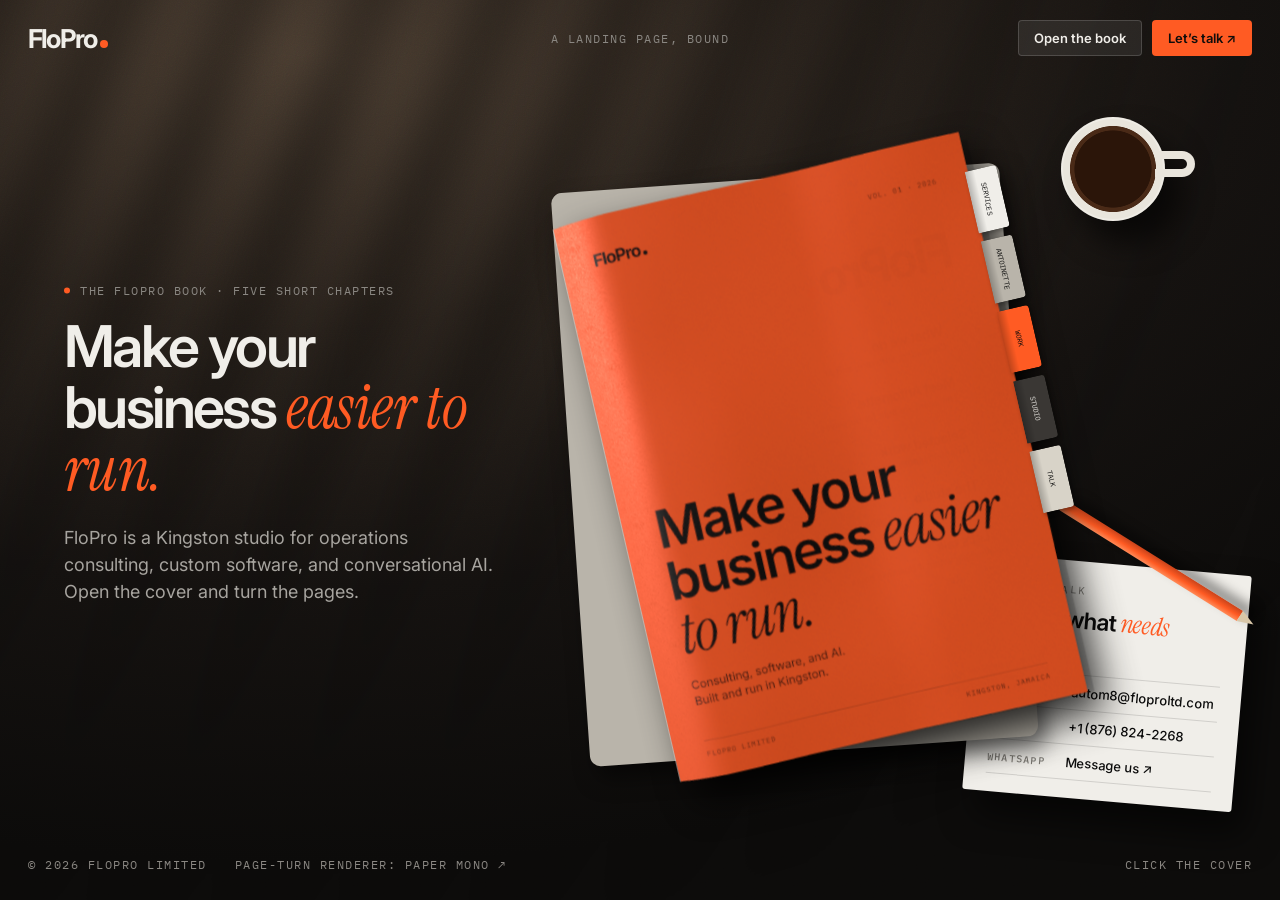
<file: site/index.html>
<!doctype html>
<html lang="en">
<head>
<meta charset="utf-8">
<meta name="viewport" content="width=device-width, initial-scale=1">
<title>FloPro — Consulting, software, and AI. Built and run in Kingston.</title>
<meta name="description" content="FloPro is a Kingston studio for operations consulting, custom software, and conversational AI. Open the book.">
<link rel="preconnect" href="https://fonts.googleapis.com">
<link rel="preconnect" href="https://fonts.gstatic.com" crossorigin>
<link href="https://fonts.googleapis.com/css2?family=IBM+Plex+Mono:wght@400;500&family=Instrument+Serif:ital@0;1&family=Inter:wght@400;500;600;700&display=swap" rel="stylesheet">
<link rel="stylesheet" href="src/pages.css">
<link rel="stylesheet" href="book.css">
</head>
<body>

<div class="stage closed" id="stage">
    <div class="desk" aria-hidden="true"></div>

    <header class="top">
        <span class="wordmark">FloPro</span>
        <span class="top__note">A landing page, bound</span>
        <span class="top__actions">
            <button class="pill" id="toggle" type="button">Open the book</button>
            <a class="top__link" href="mailto:autom8@floproltd.com">Let’s talk <span aria-hidden="true">↗</span></a>
        </span>
    </header>

    <section class="intro">
        <div class="eyebrow"><i></i>The FloPro book · five short chapters</div>
        <h1>Make your business <em>easier to run.</em></h1>
        <p>FloPro is a Kingston studio for operations consulting, custom software, and conversational AI. Open the cover and turn the pages.</p>
    </section>

    <div class="prop cup" aria-hidden="true"><i></i></div>

    <aside class="prop card" aria-label="Contact">
        <div class="card__label">Let’s talk</div>
        <h2>Tell us what <em>needs fixing.</em></h2>
        <ul>
            <li><span>Email</span><a href="mailto:autom8@floproltd.com">autom8@floproltd.com</a></li>
            <li><span>Phone</span><a href="tel:+18768242268">+1 (876) 824-2268</a></li>
            <li><span>WhatsApp</span><a href="https://wa.me/18768242268" target="_blank" rel="noopener">Message us ↗</a></li>
        </ul>
        <i class="pencil" aria-hidden="true"></i>
    </aside>

    <!-- Three layers share one pose, so the mat under the book, the book, and the tabs over it move as one. -->
    <div class="layer under" aria-hidden="true">
        <div class="mat"></div>
        <div class="shadow"></div>
        <div class="shadow shadow--open"></div>
        <img class="ghost" src="covers/flopro.png" alt="">
    </div>
    <iframe class="layer viewer" id="viewer" title="The FloPro book" src="books/flopro.html"></iframe>
    <div class="layer over">
        <div class="live" id="live"></div>
        <div id="tabs"></div>
        <i class="glow" id="glow" aria-hidden="true"></i>
        <button class="coverhit" id="cover" type="button" aria-label="Open the book"></button>
    </div>

    <nav class="controls" aria-label="Pages">
        <button id="prev" type="button" aria-label="Previous page">←</button>
        <span id="count">Cover</span>
        <button id="next" type="button" aria-label="Next page">→</button>
    </nav>
    <div class="hint" id="hint">Click the cover</div>

    <footer class="foot">
        <span>© 2026 FloPro Limited</span>
        <a href="https://paper.design/mono" target="_blank" rel="noopener">Page-turn renderer: Paper Mono ↗</a>
    </footer>
</div>

<!-- Pages written for the single book. The chapter pages in between come from src/pages.html (copied to site/src by build.sh). -->
<template id="t-cover">
    <section class="page accent bcover">
        <header class="cover__top"><span class="wordmark">FloPro</span><span class="micro">Vol. 01 · 2026</span></header>
        <div class="bcover__title">
            <h1>Make your business <em>easier to run.</em></h1>
            <p>Consulting, software, and AI.<br>Built and run in Kingston.</p>
        </div>
        <footer class="cover__foot micro"><span>FloPro Limited</span><span>Kingston, Jamaica</span></footer>
    </section>
</template>

<template id="t-contents">
    <section class="page light contents">
        <div class="eyebrow"><i></i>A studio in five chapters</div>
        <div class="contents__mark wordmark">FloPro</div>
        <ol class="toc"></ol>
        <p class="contents__note">Turn each page the way you would in any book. Every spread is one section of the site.</p>
    </section>
</template>

<template id="t-contact">
    <section class="page dark talk">
        <div class="eyebrow"><i></i>Let’s talk</div>
        <h2 class="display">Tell us what<br><em>needs fixing.</em></h2>
        <p class="lede">A short note is enough. We reply within 4 business hours.</p>
        <dl class="contact">
            <div><dt>Email</dt><dd><a href="mailto:autom8@floproltd.com">autom8@floproltd.com</a></dd></div>
            <div><dt>Phone</dt><dd><a href="tel:+18768242268">+1 (876) 824-2268</a></dd></div>
            <div><dt>WhatsApp</dt><dd><a href="https://wa.me/18768242268" target="_blank" rel="noopener">Message us ↗</a></dd></div>
            <div><dt>Office</dt><dd>161 Constant Spring Road, Kingston</dd></div>
        </dl>
        <footer class="folio"><span>17</span><span>Let’s talk</span></footer>
    </section>
</template>

<template id="t-end">
    <section class="page light end">
        <div class="end__body">
            <span class="wordmark">FloPro</span>
            <h2 class="display">The <em>end.</em></h2>
            <p class="body">Written, designed, and bound in Kingston by the people who will answer when you write.</p>
            <a class="end__cta" href="mailto:autom8@floproltd.com">Start a conversation ↗</a>
        </div>
        <div class="meta"><span>© 2026 FloPro Limited</span><a href="https://onechat.floproltd.com" target="_blank" rel="noopener">OneChat ↗</a></div>
    </section>
</template>

<template id="t-back">
    <section class="page accent bback">
        <header class="cover__top"><span class="wordmark">FloPro</span><span class="micro">floproltd.com</span></header>
        <div class="bback__body">
            <h2 class="display">Easier<br><em>to run.</em></h2>
        </div>
        <footer class="cover__foot micro"><span>© 2026 FloPro Limited</span><span>Kingston, Jamaica</span></footer>
    </section>
</template>

<script src="book.js"></script>
</body>
</html>
</file>
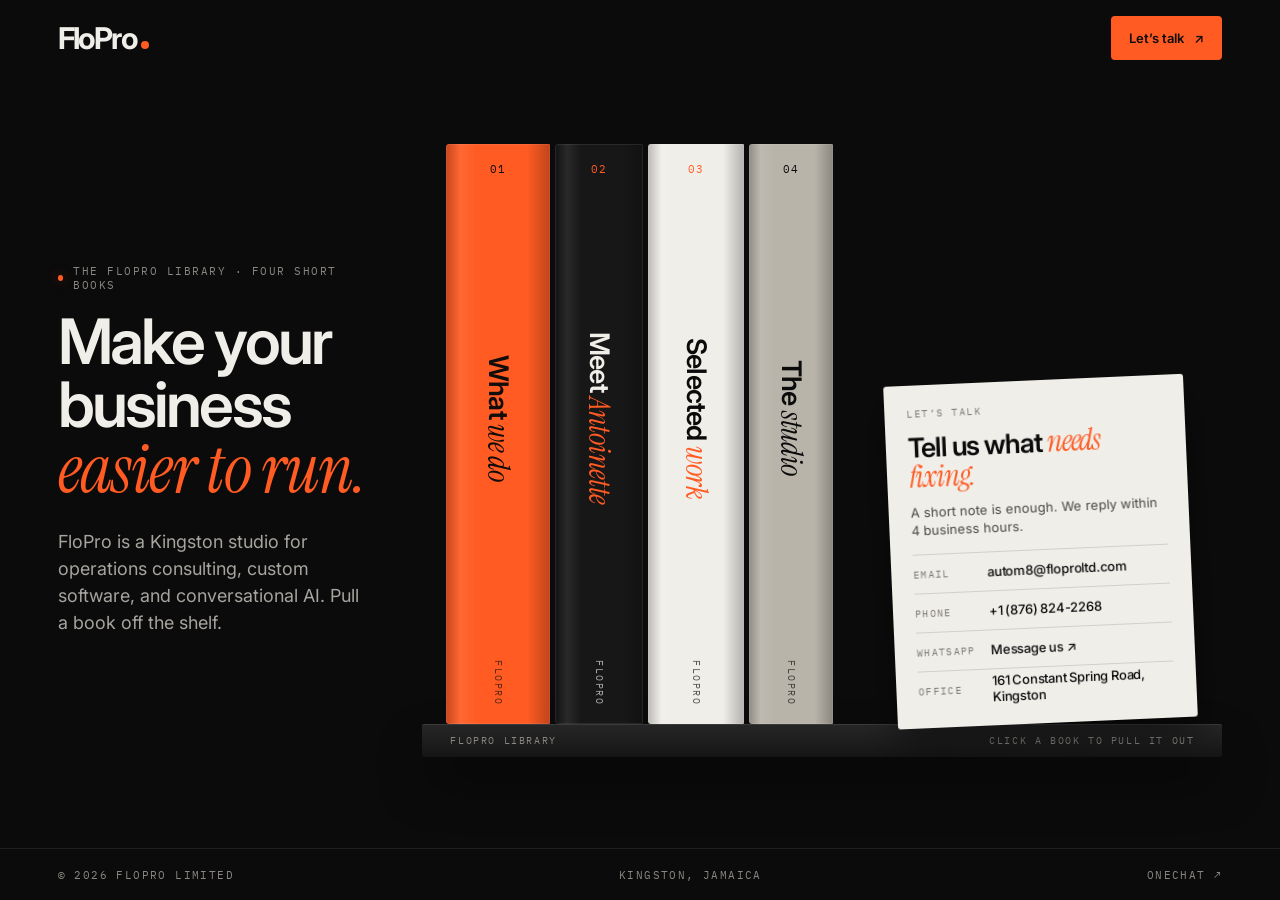
<file: site/shelf.html>
<!doctype html>
<html lang="en">
<head>
<meta charset="utf-8">
<meta name="viewport" content="width=device-width, initial-scale=1">
<title>FloPro — Consulting, software, and AI. Built and run in Kingston.</title>
<meta name="description" content="FloPro is a Kingston studio for operations consulting, custom software, and conversational AI. Pull a book off the shelf.">
<link rel="preconnect" href="https://fonts.googleapis.com">
<link rel="preconnect" href="https://fonts.gstatic.com" crossorigin>
<link href="https://fonts.googleapis.com/css2?family=IBM+Plex+Mono:wght@400;500&family=Instrument+Serif:ital@0;1&family=Inter:wght@400;500;600;700&display=swap" rel="stylesheet">
<link rel="stylesheet" href="shelf.css">
</head>
<body>

<header class="top">
    <span class="wordmark">FloPro</span>
    <a class="top__link" href="mailto:autom8@floproltd.com">Let’s talk <span aria-hidden="true">↗</span></a>
</header>

<main>
    <section class="intro">
        <div class="eyebrow"><i></i>The FloPro library · four short books</div>
        <h1>Make your business <em>easier to run.</em></h1>
        <p>FloPro is a Kingston studio for operations consulting, custom software, and conversational AI. Pull a book off the shelf.</p>
    </section>

    <section class="shelf" aria-label="Bookshelf">
        <div class="row">
            <div class="slot" style="--f: 0.97; --s: 104px">
                <button class="book book--accent" data-book="services" aria-label="Open book 01: What we do">
                    <span class="spine"><span class="spine__idx">01</span><span class="spine__title">What <em>we do</em></span><span class="spine__mark">FloPro</span></span>
                    <span class="cover"><img src="covers/services.png" alt="" loading="lazy"></span>
                </button>
            </div>
            <div class="slot" style="--f: 0.91; --s: 88px">
                <button class="book book--dark" data-book="antoinette" aria-label="Open book 02: Meet Antoinette">
                    <span class="spine"><span class="spine__idx">02</span><span class="spine__title">Meet <em>Antoinette</em></span><span class="spine__mark">FloPro</span></span>
                    <span class="cover"><img src="covers/antoinette.png" alt="" loading="lazy"></span>
                </button>
            </div>
            <div class="slot" style="--f: 1; --s: 96px">
                <button class="book book--light" data-book="work" aria-label="Open book 03: Selected work">
                    <span class="spine"><span class="spine__idx">03</span><span class="spine__title">Selected <em>work</em></span><span class="spine__mark">FloPro</span></span>
                    <span class="cover"><img src="covers/work.png" alt="" loading="lazy"></span>
                </button>
            </div>
            <div class="slot" style="--f: 0.94; --s: 84px">
                <button class="book book--stone" data-book="studio" aria-label="Open book 04: The studio">
                    <span class="spine"><span class="spine__idx">04</span><span class="spine__title">The <em>studio</em></span><span class="spine__mark">FloPro</span></span>
                    <span class="cover"><img src="covers/studio.png" alt="" loading="lazy"></span>
                </button>
            </div>

            <aside class="card" aria-label="Contact">
                <div class="card__label">Let’s talk</div>
                <h2>Tell us what <em>needs fixing.</em></h2>
                <p>A short note is enough. We reply within 4 business hours.</p>
                <ul>
                    <li><span>Email</span><a href="mailto:autom8@floproltd.com">autom8@floproltd.com</a></li>
                    <li><span>Phone</span><a href="tel:+18768242268">+1 (876) 824-2268</a></li>
                    <li><span>WhatsApp</span><a href="https://wa.me/18768242268" target="_blank" rel="noopener">Message us ↗</a></li>
                    <li><span>Office</span><b>161 Constant Spring Road, Kingston</b></li>
                </ul>
            </aside>
        </div>
        <div class="board"><span>FloPro library</span><span>Click a book to pull it out</span></div>
    </section>
</main>

<footer class="foot">
    <span>© 2026 FloPro Limited</span>
    <span>Kingston, Jamaica</span>
    <a href="https://onechat.floproltd.com" target="_blank" rel="noopener">OneChat ↗</a>
</footer>

<div class="reader" id="reader">
    <iframe id="frame" title="Book"></iframe>
    <button class="reader__close" id="close" type="button"><span aria-hidden="true">←</span> Back to shelf</button>
</div>

<script src="shelf.js"></script>
</body>
</html>
</file>
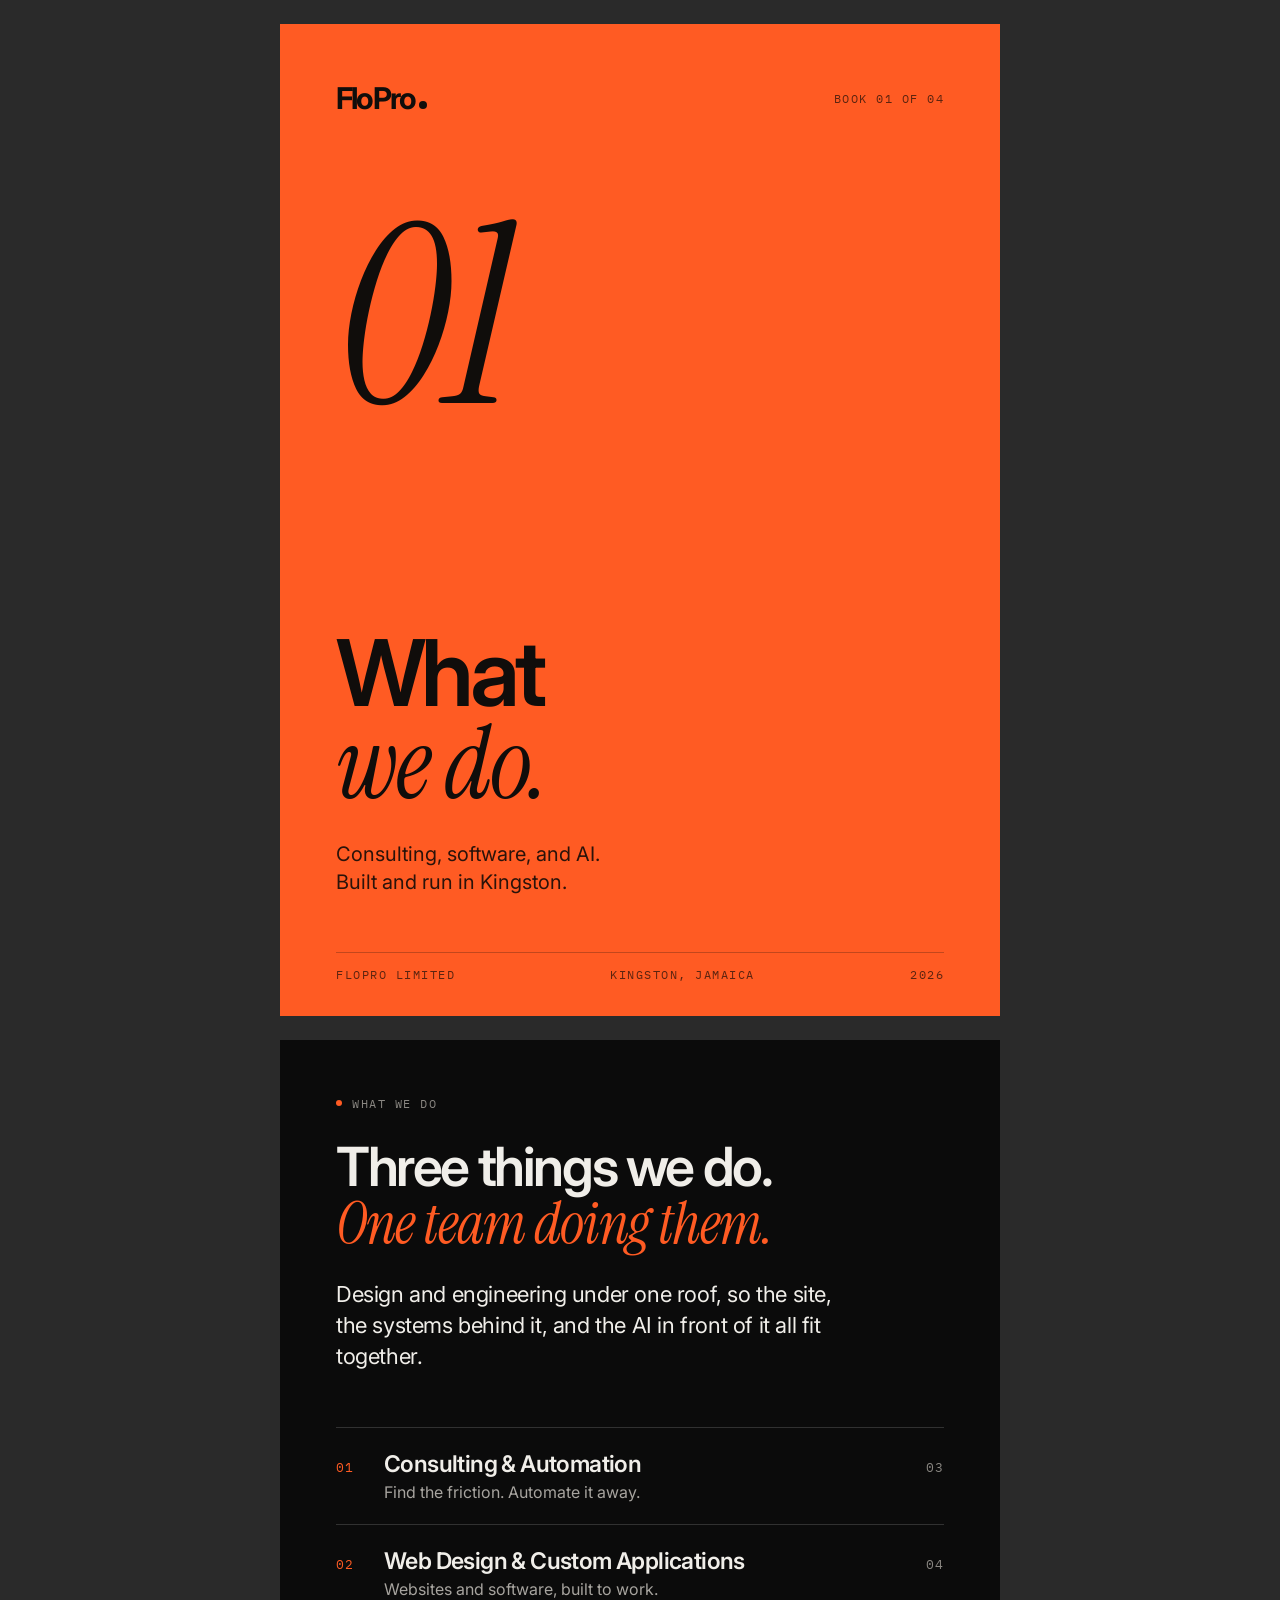
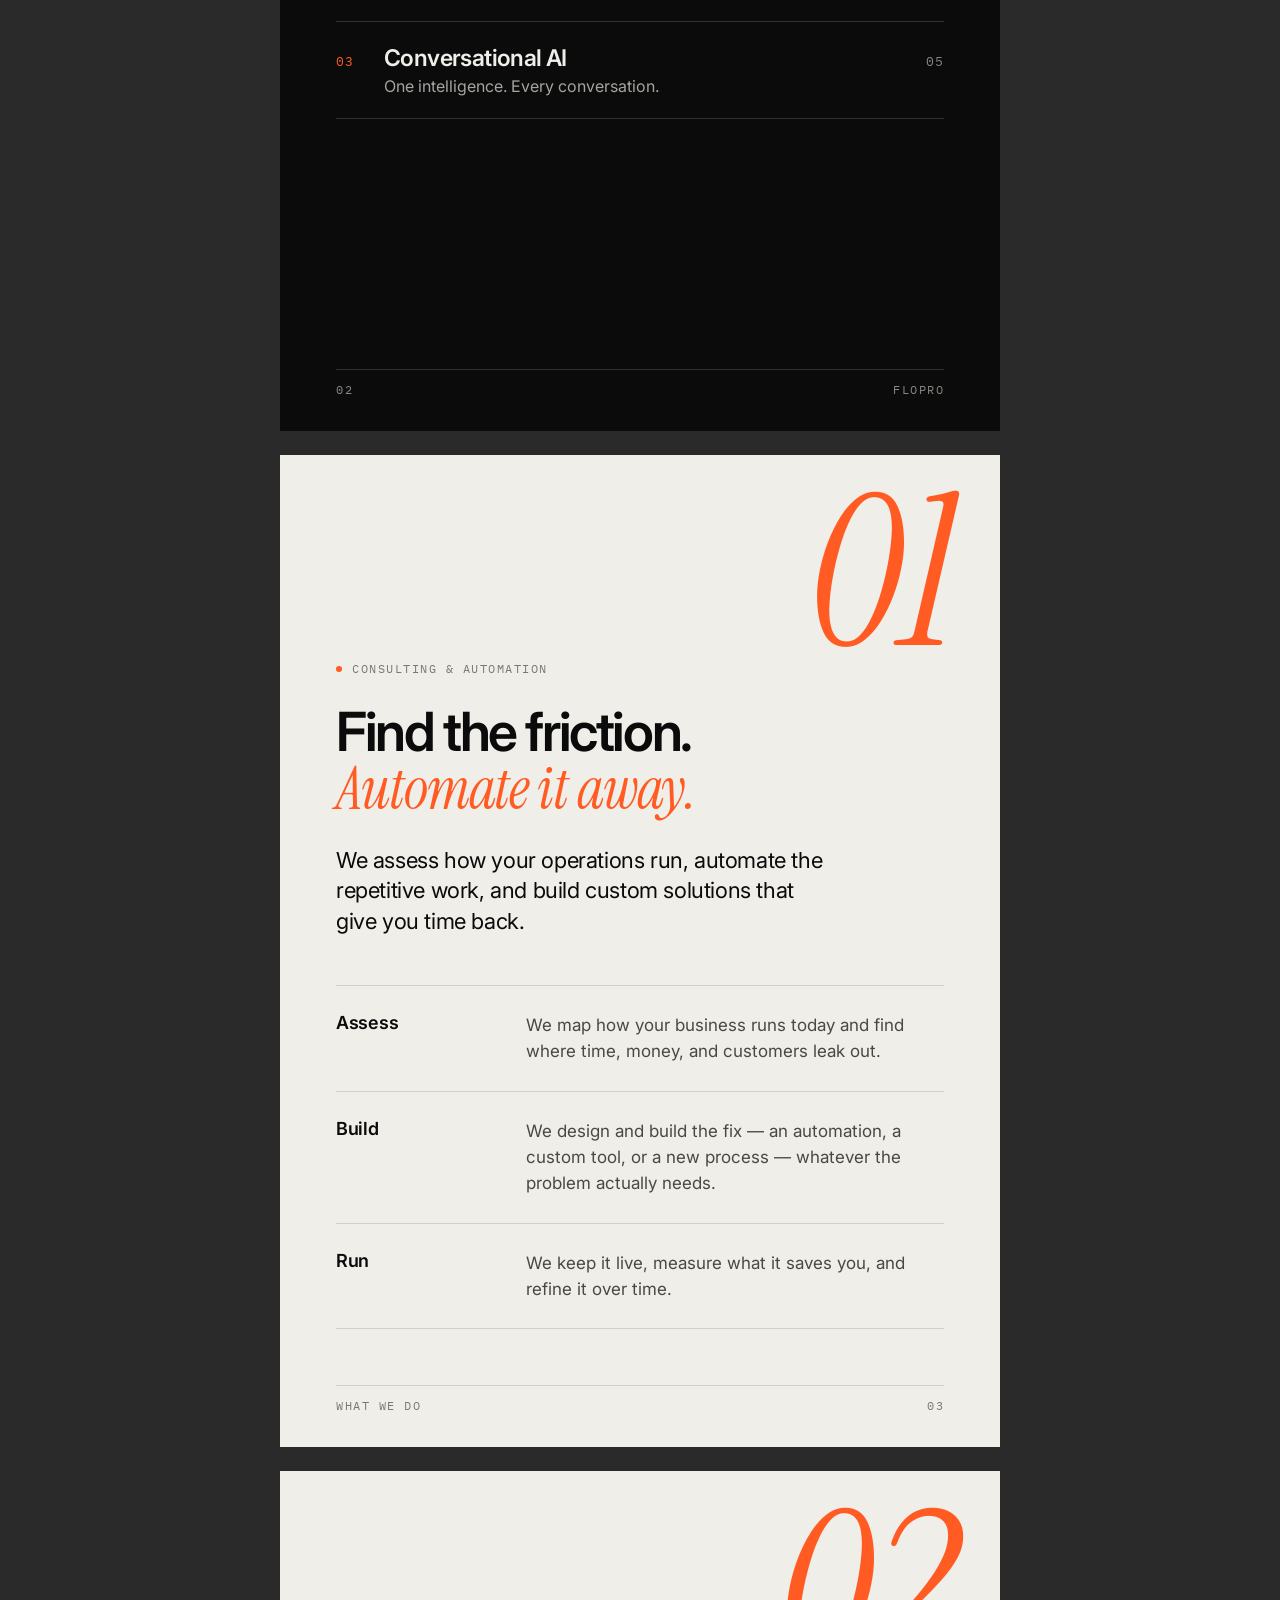
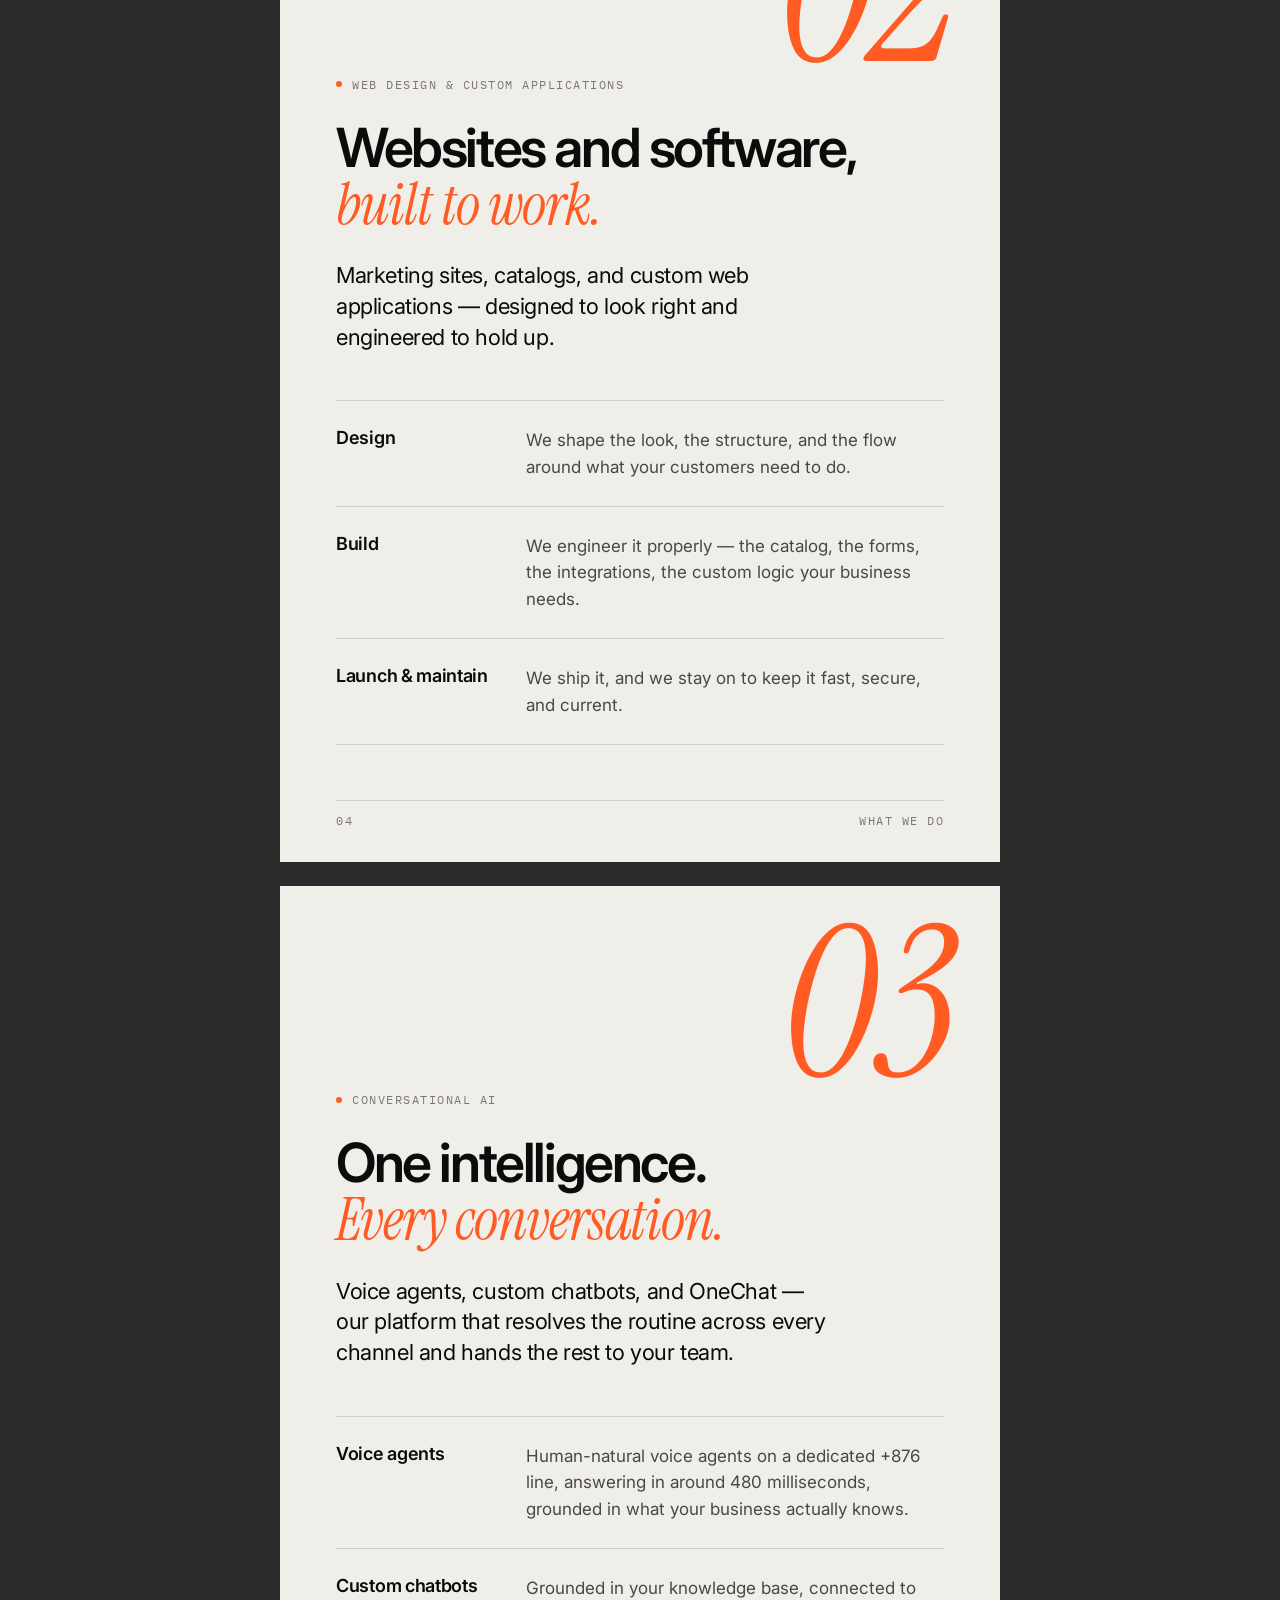
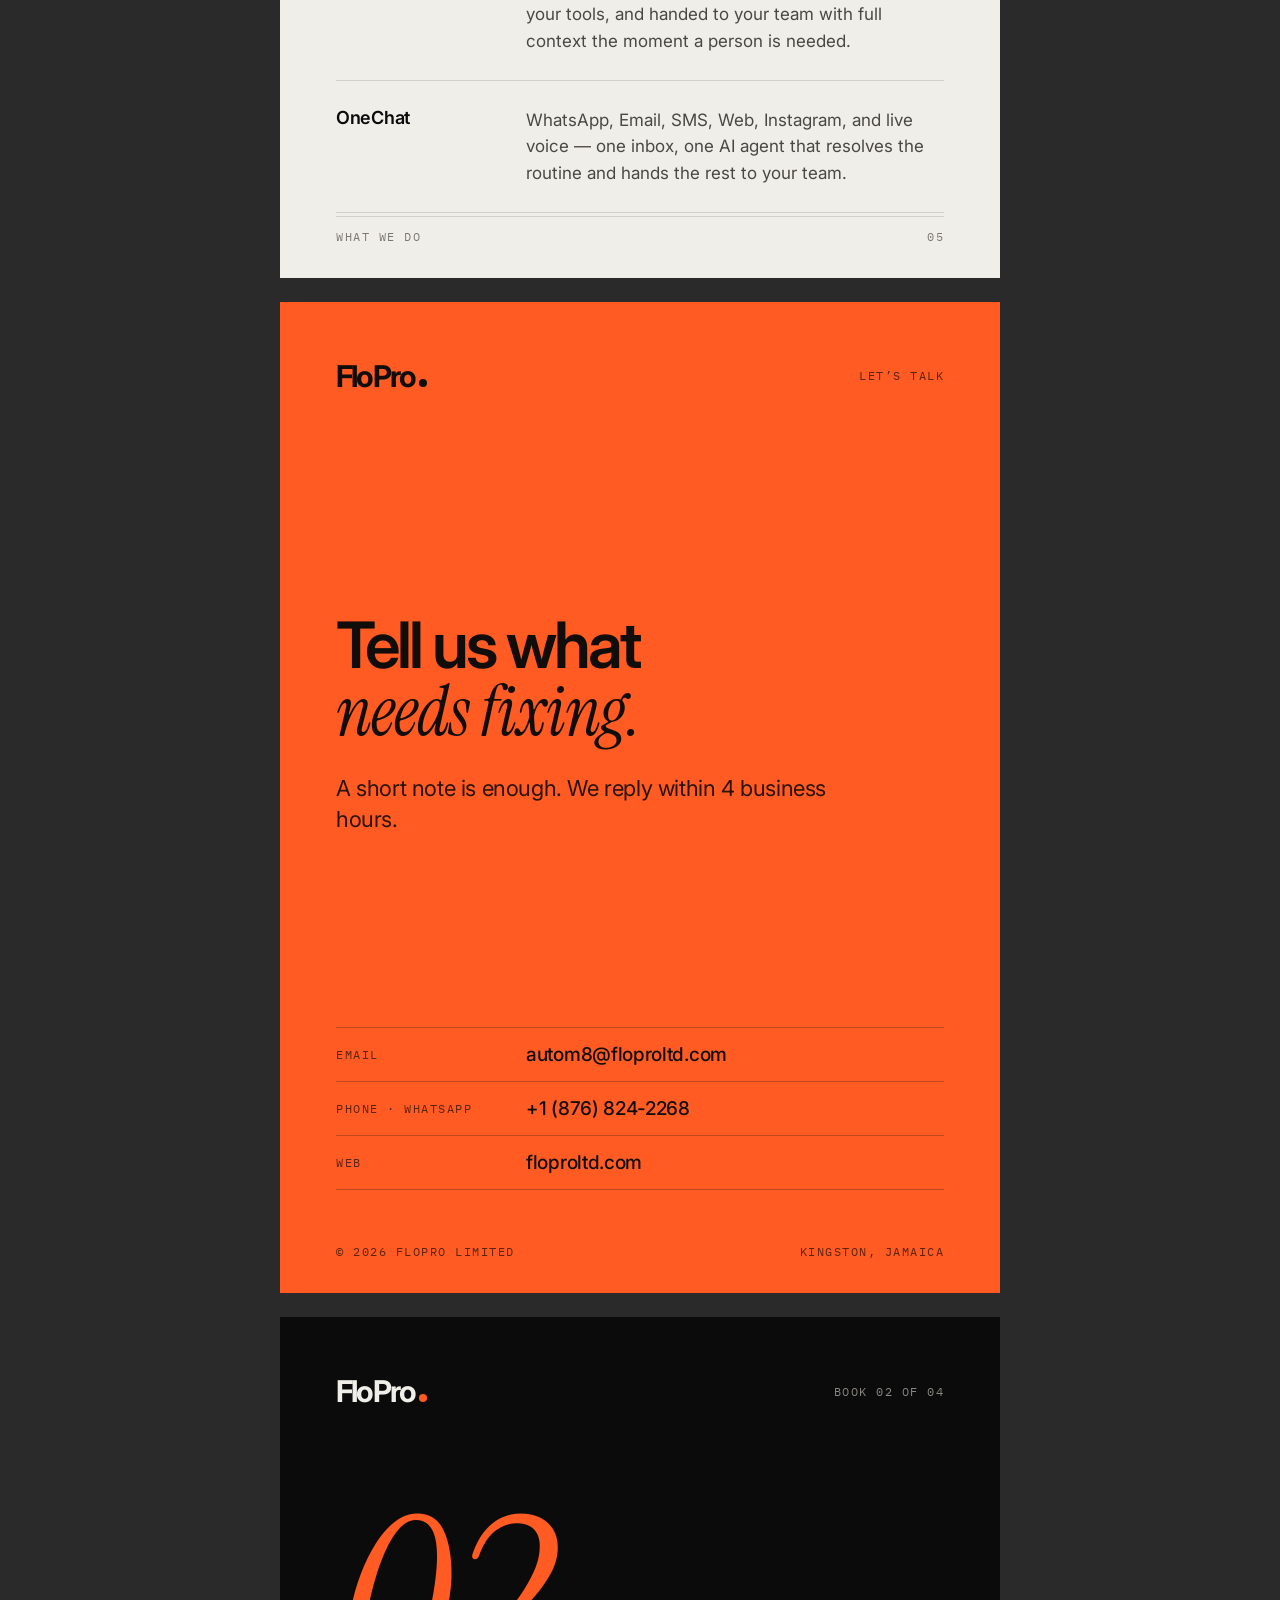
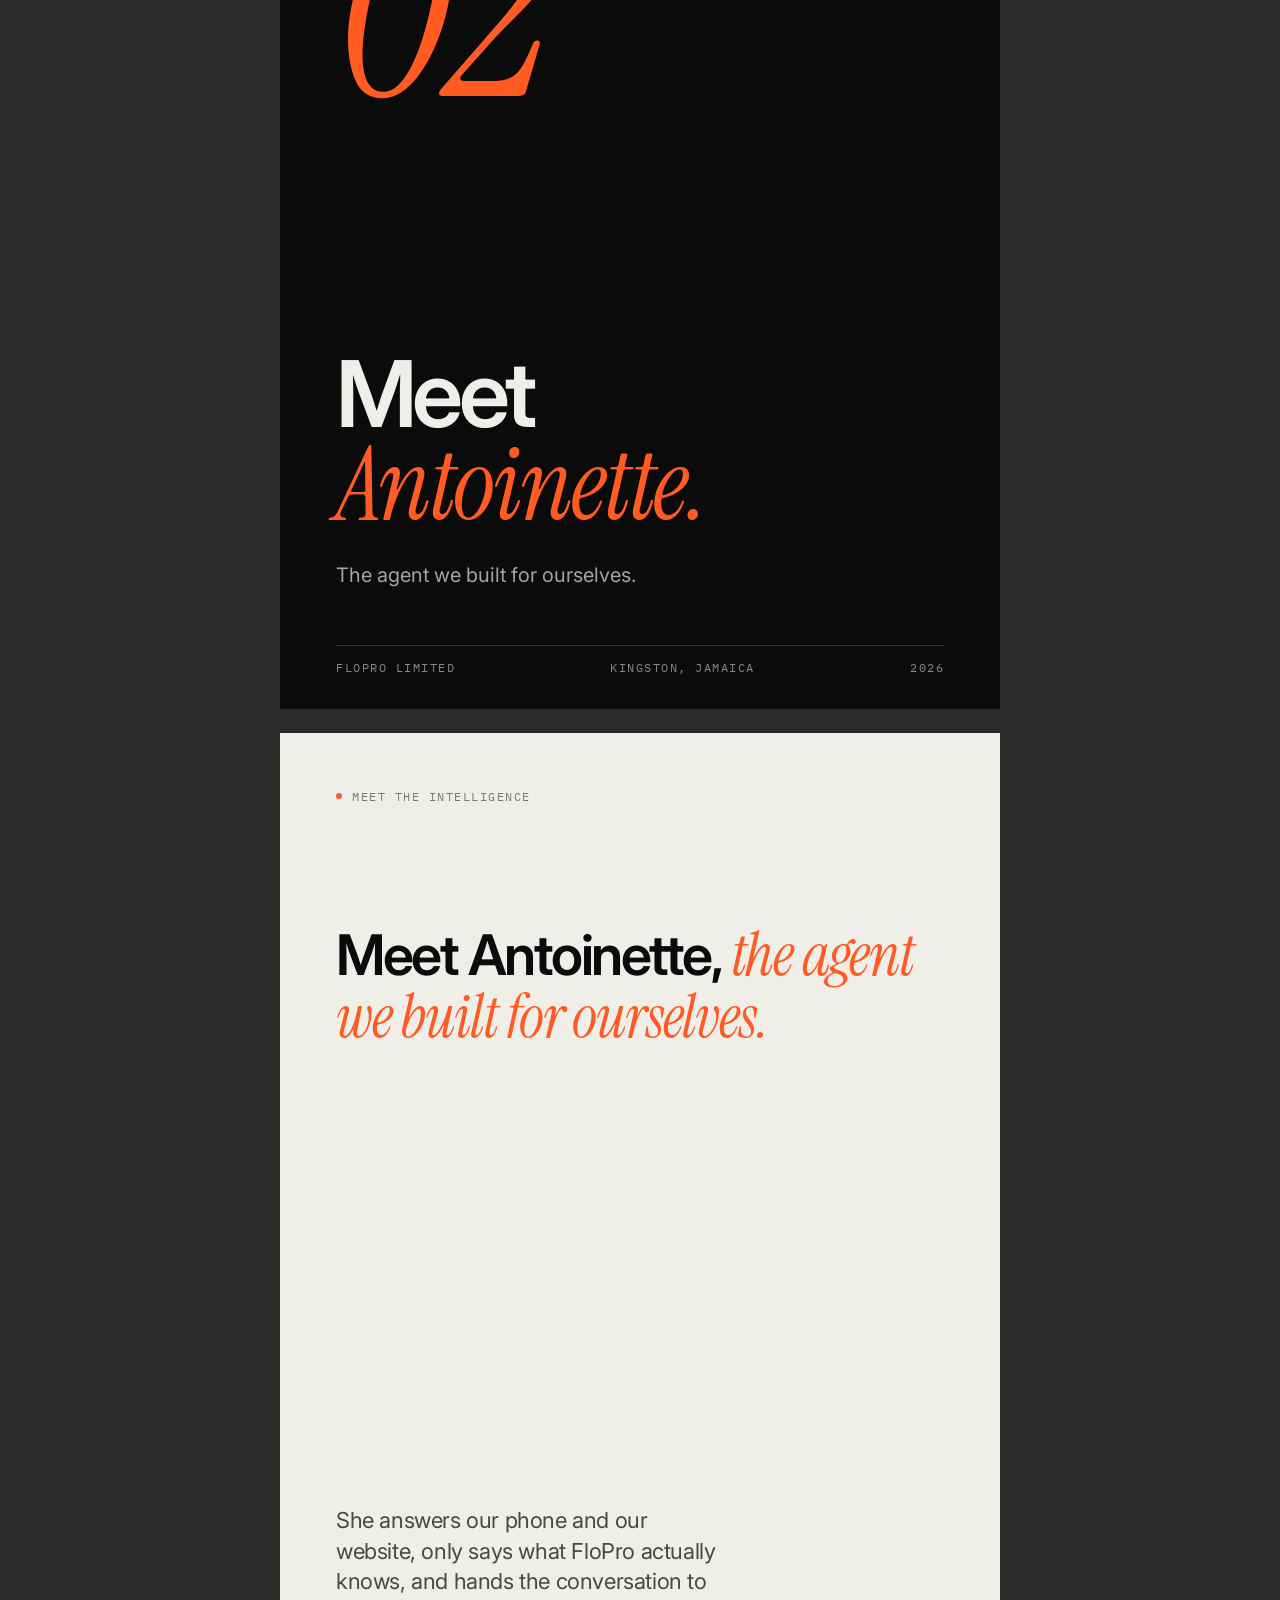
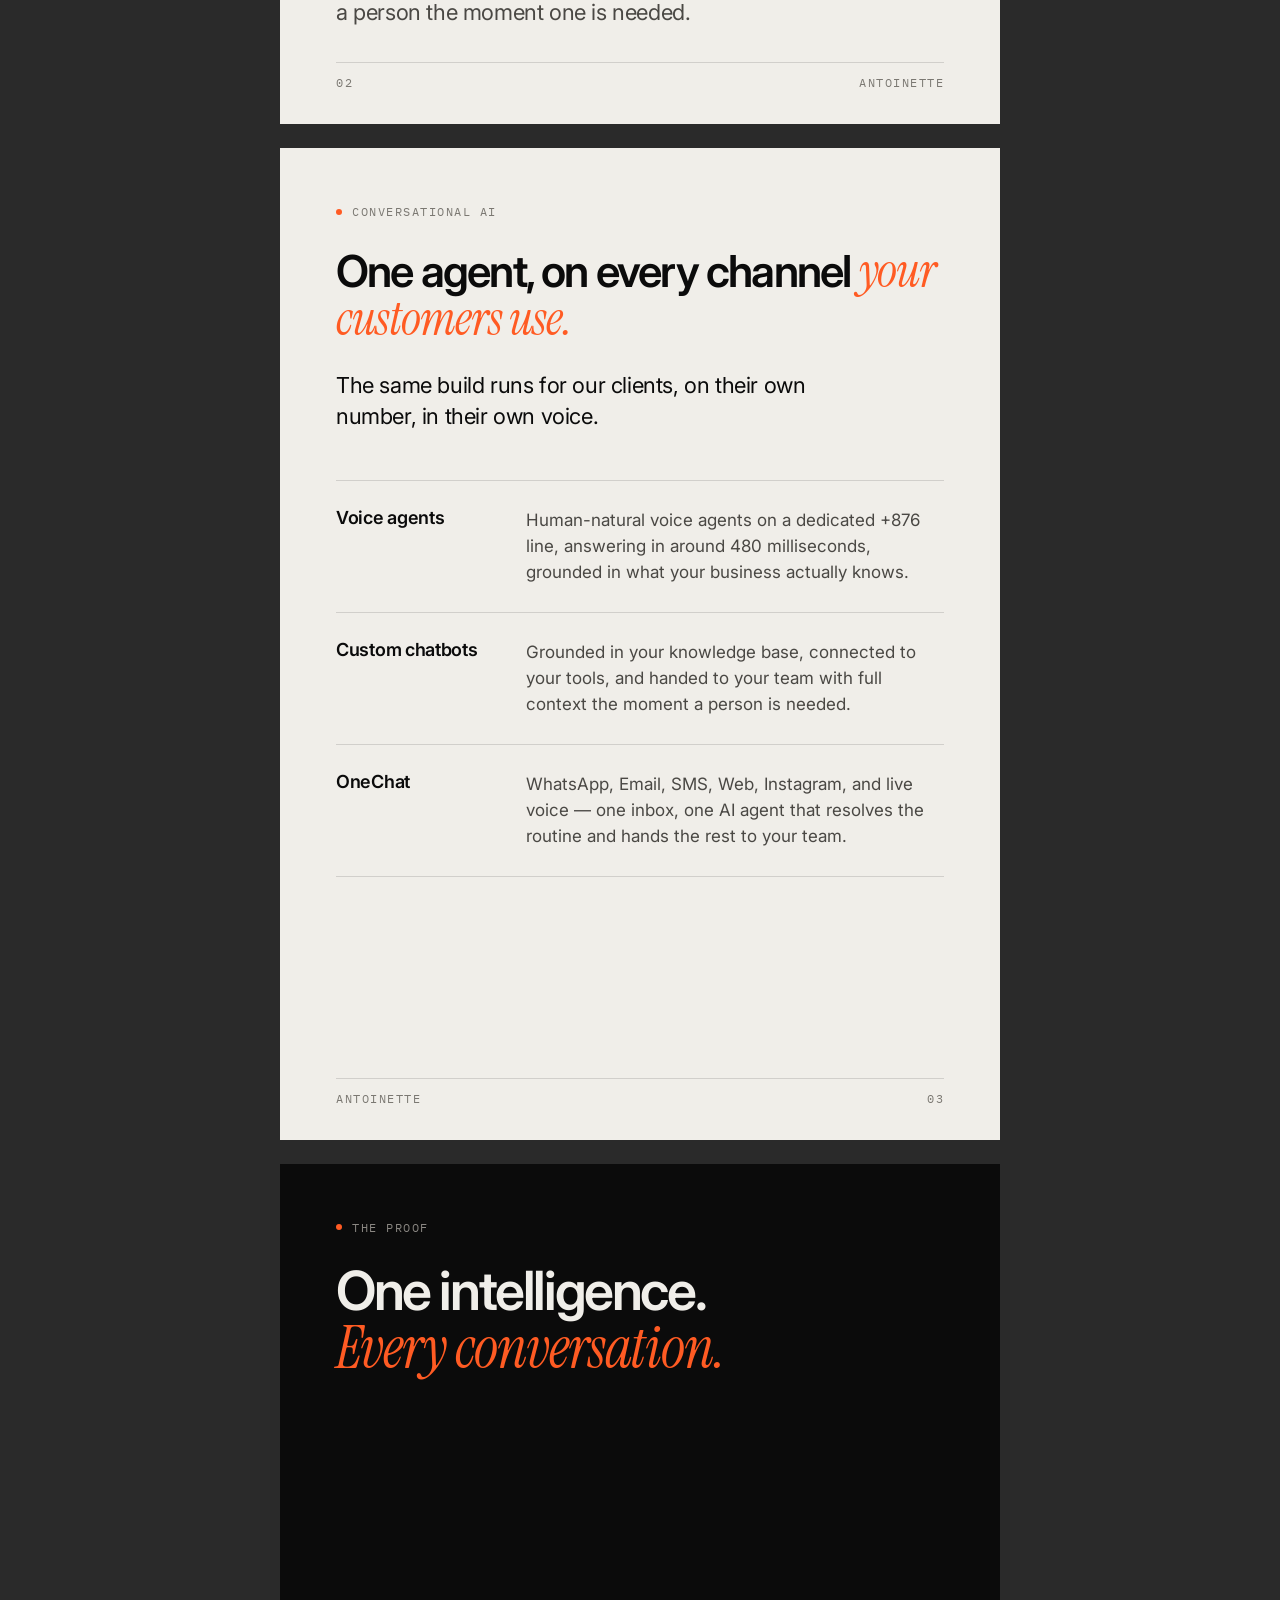
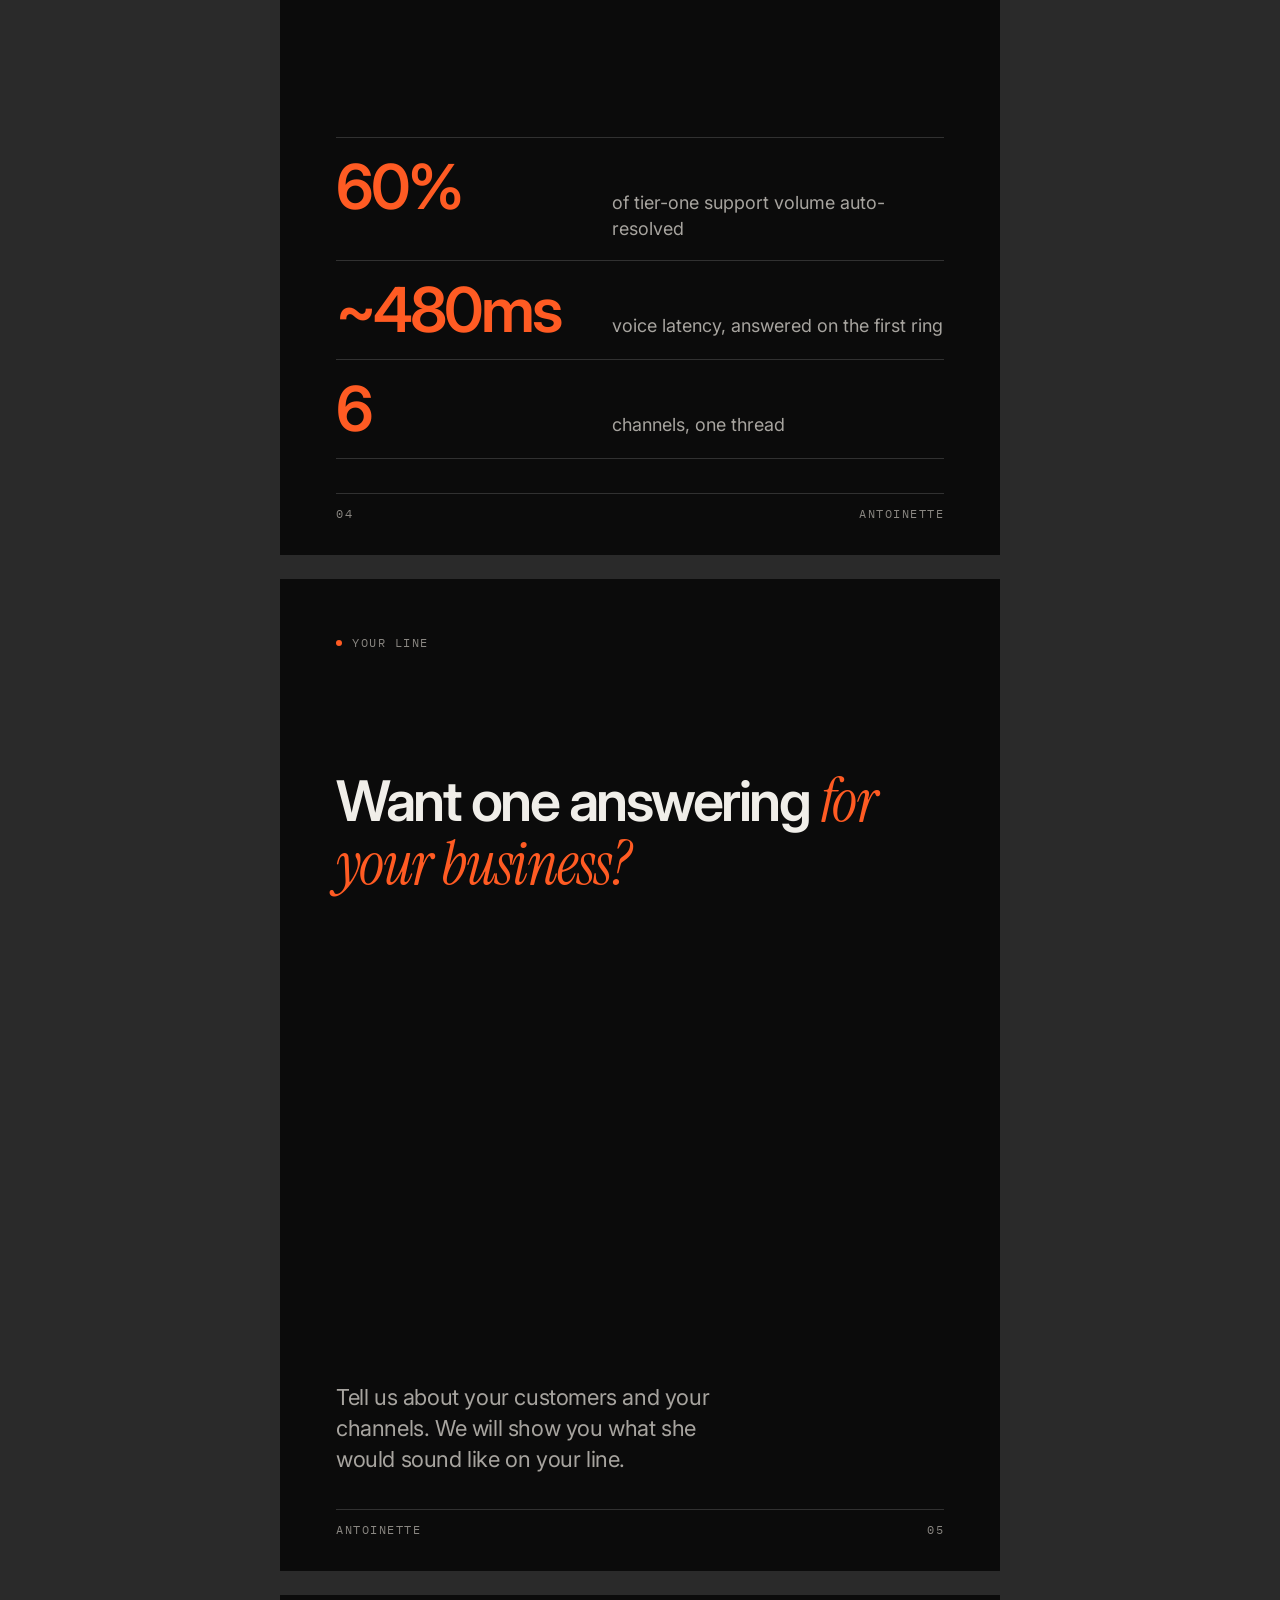
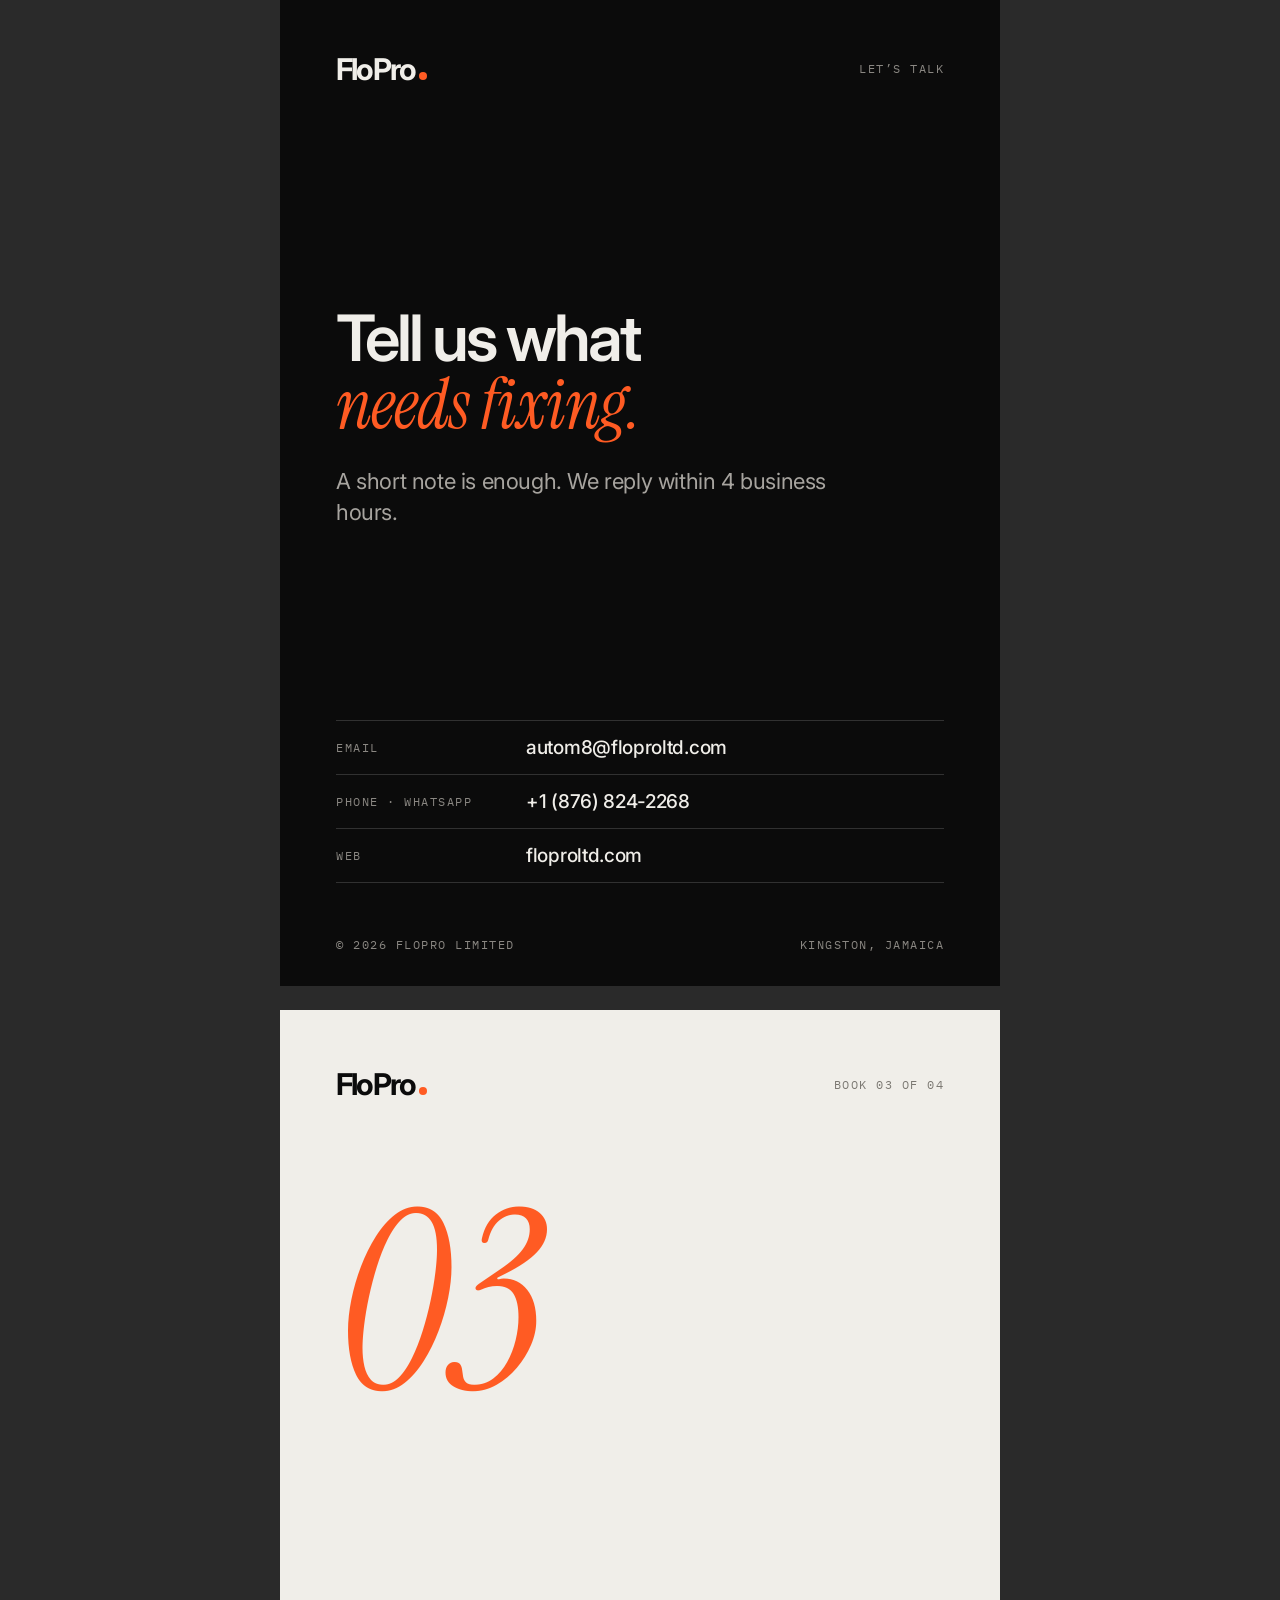
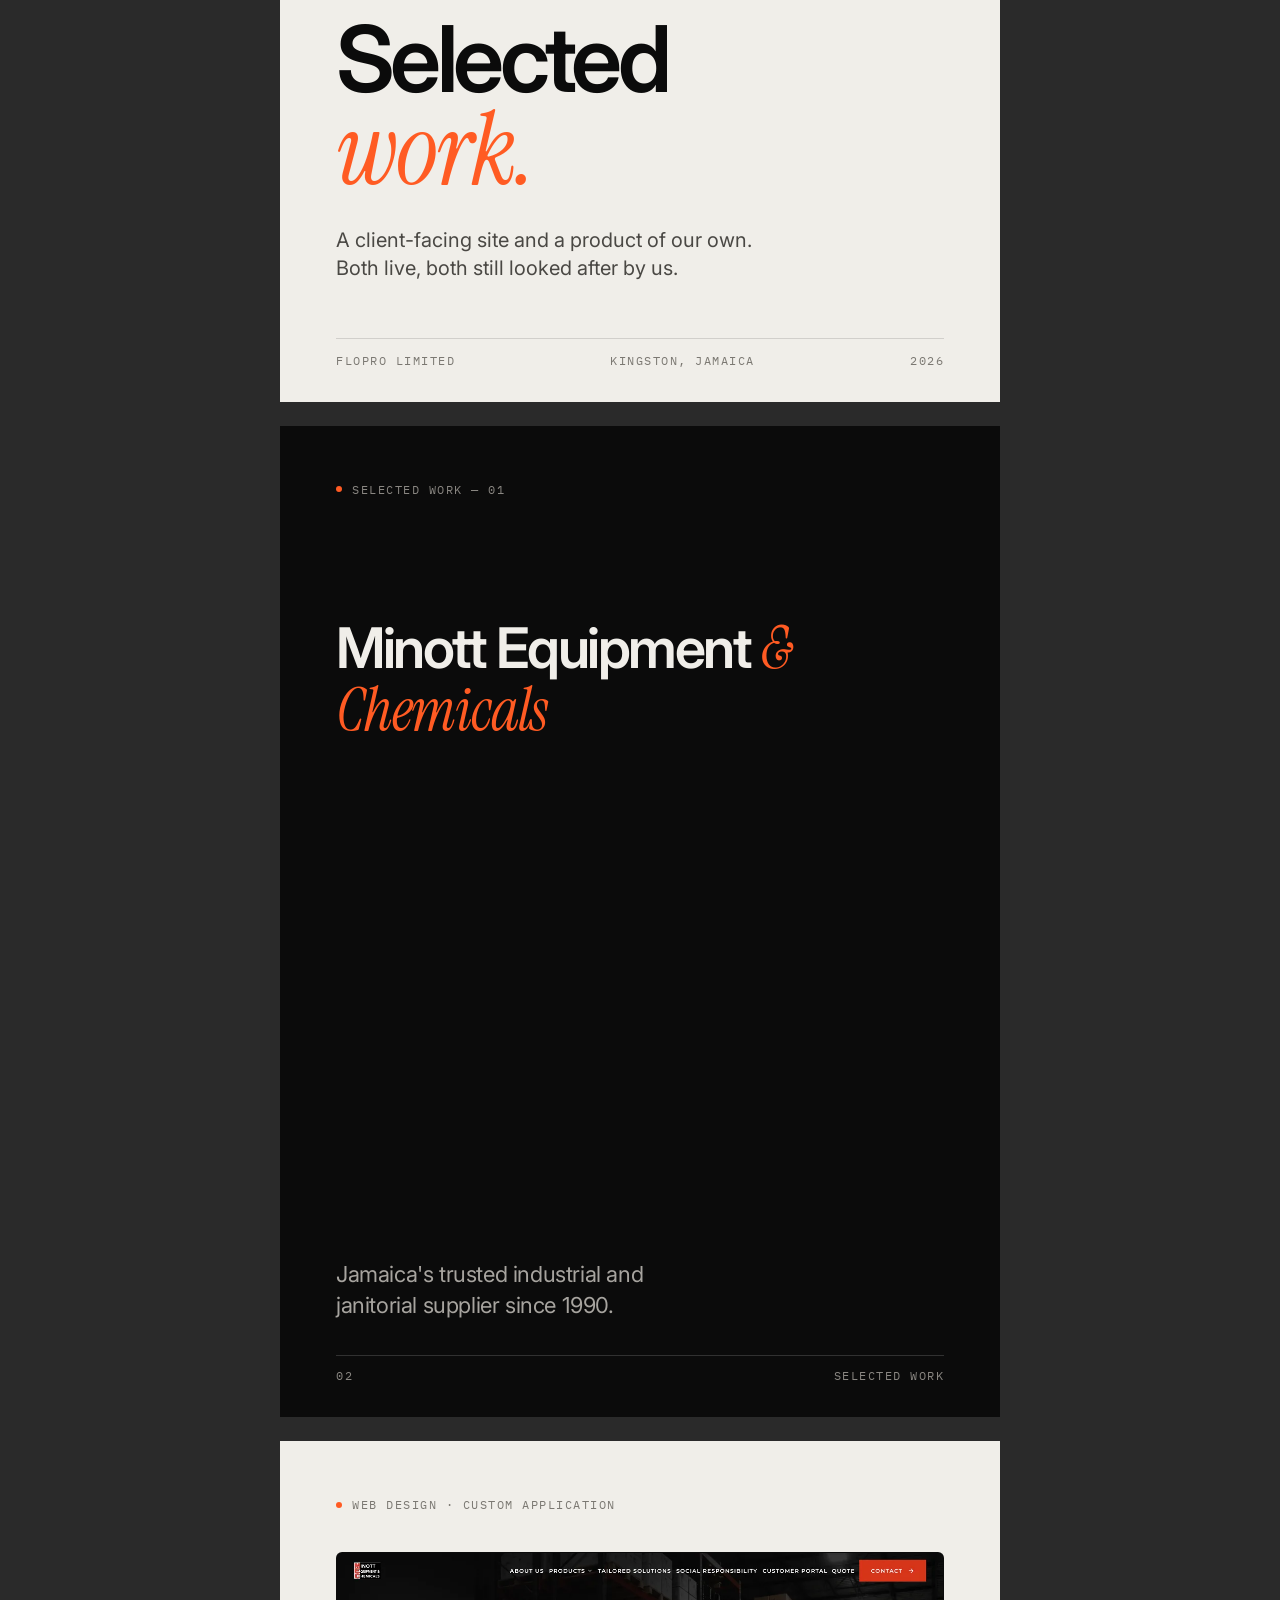
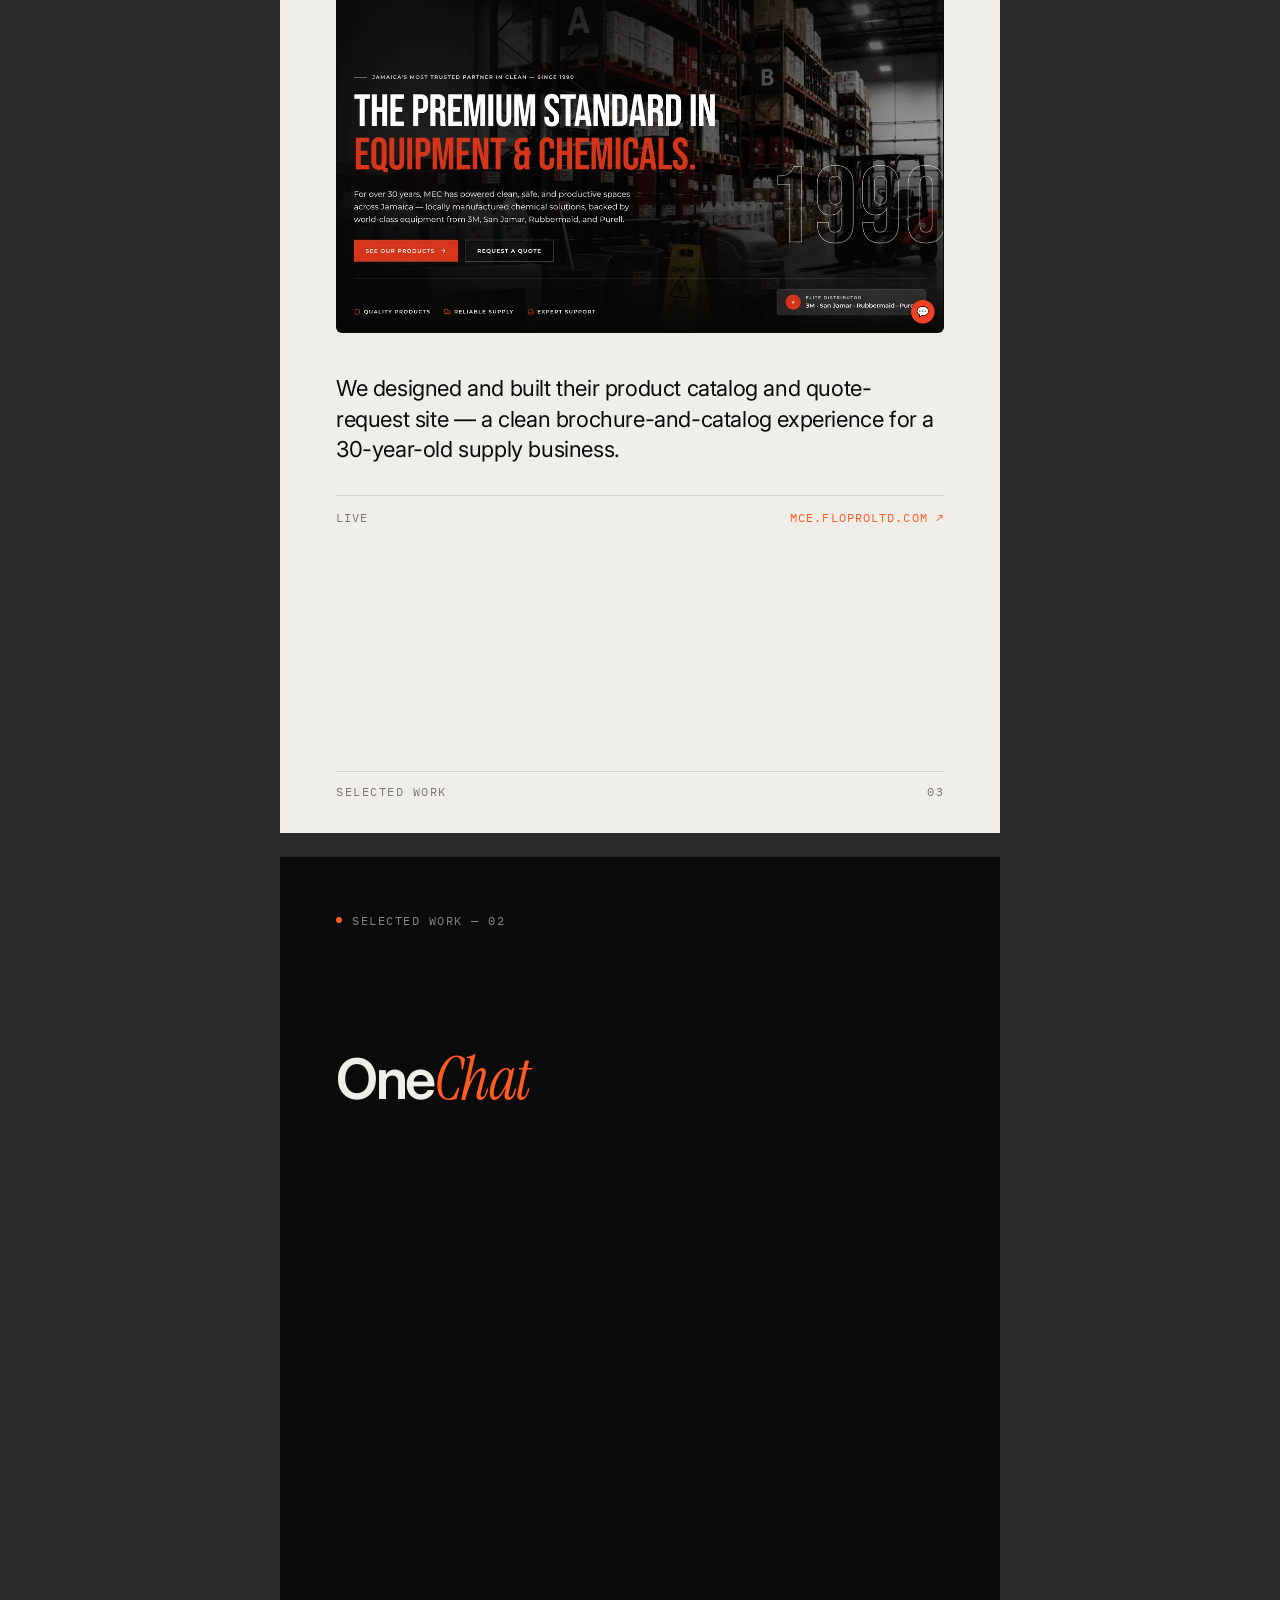
<file: src/pages.html>
<!doctype html>
<html lang="en">
<head>
<meta charset="utf-8">
<title>FloPro — book page sources</title>
<link rel="preconnect" href="https://fonts.googleapis.com">
<link rel="preconnect" href="https://fonts.gstatic.com" crossorigin>
<link href="https://fonts.googleapis.com/css2?family=IBM+Plex+Mono:wght@400;500&family=Instrument+Serif:ital@0;1&family=Inter:wght@400;500;600;700&display=block" rel="stylesheet">
<link rel="stylesheet" href="pages.css">
</head>
<body>
<!-- ══ Book 01 · Services ══ -->

<section class="page accent bcover" data-book="services">
    <header class="cover__top"><span class="wordmark">FloPro</span><span class="micro">Book 01 of 04</span></header>
    <div class="bcover__idx">01</div>
    <div class="bcover__title">
        <h1>What<br><em>we do.</em></h1>
        <p>Consulting, software, and AI.<br>Built and run in Kingston.</p>
    </div>
    <footer class="cover__foot micro"><span>FloPro Limited</span><span>Kingston, Jamaica</span><span>2026</span></footer>
</section>

<section class="page dark" data-book="services">
    <div class="eyebrow"><i></i>What we do</div>
    <h2 class="display">Three things we do.<br><em>One team doing them.</em></h2>
    <p class="lede">Design and engineering under one roof, so the site, the systems behind it, and the AI in front of it all fit together.</p>
    <ol class="toc">
        <li><span class="toc__idx">01</span><span class="toc__name">Consulting &amp; Automation<small>Find the friction. Automate it away.</small></span><span class="toc__pg">03</span></li>
        <li><span class="toc__idx">02</span><span class="toc__name">Web Design &amp; Custom Applications<small>Websites and software, built to work.</small></span><span class="toc__pg">04</span></li>
        <li><span class="toc__idx">03</span><span class="toc__name">Conversational AI<small>One intelligence. Every conversation.</small></span><span class="toc__pg">05</span></li>
    </ol>
    <footer class="folio"><span>02</span><span>FloPro</span></footer>
</section>

<section class="page light pillar" data-book="services">
    <div class="pillar__idx">01</div>
    <div class="eyebrow"><i></i>Consulting &amp; Automation</div>
    <h2 class="display">Find the friction.<br><em>Automate it away.</em></h2>
    <p class="lede">We assess how your operations run, automate the repetitive work, and build custom solutions that give you time back.</p>
    <dl class="steps">
        <div><dt>Assess</dt><dd>We map how your business runs today and find where time, money, and customers leak out.</dd></div>
        <div><dt>Build</dt><dd>We design and build the fix — an automation, a custom tool, or a new process — whatever the problem actually needs.</dd></div>
        <div><dt>Run</dt><dd>We keep it live, measure what it saves you, and refine it over time.</dd></div>
    </dl>
    <footer class="folio"><span>What we do</span><span>03</span></footer>
</section>

<section class="page light pillar" data-book="services">
    <div class="pillar__idx">02</div>
    <div class="eyebrow"><i></i>Web Design &amp; Custom Applications</div>
    <h2 class="display">Websites and software,<br><em>built to work.</em></h2>
    <p class="lede">Marketing sites, catalogs, and custom web applications — designed to look right and engineered to hold up.</p>
    <dl class="steps">
        <div><dt>Design</dt><dd>We shape the look, the structure, and the flow around what your customers need to do.</dd></div>
        <div><dt>Build</dt><dd>We engineer it properly — the catalog, the forms, the integrations, the custom logic your business needs.</dd></div>
        <div><dt>Launch &amp; maintain</dt><dd>We ship it, and we stay on to keep it fast, secure, and current.</dd></div>
    </dl>
    <footer class="folio"><span>04</span><span>What we do</span></footer>
</section>

<section class="page light pillar" data-book="services">
    <div class="pillar__idx">03</div>
    <div class="eyebrow"><i></i>Conversational AI</div>
    <h2 class="display">One intelligence.<br><em>Every conversation.</em></h2>
    <p class="lede">Voice agents, custom chatbots, and OneChat — our platform that resolves the routine across every channel and hands the rest to your team.</p>
    <dl class="steps">
        <div><dt>Voice agents</dt><dd>Human-natural voice agents on a dedicated +876 line, answering in around 480 milliseconds, grounded in what your business actually knows.</dd></div>
        <div><dt>Custom chatbots</dt><dd>Grounded in your knowledge base, connected to your tools, and handed to your team with full context the moment a person is needed.</dd></div>
        <div><dt>OneChat</dt><dd>WhatsApp, Email, SMS, Web, Instagram, and live voice — one inbox, one AI agent that resolves the routine and hands the rest to your team.</dd></div>
    </dl>
    <footer class="folio"><span>What we do</span><span>05</span></footer>
</section>

<section class="page accent bback" data-book="services">
    <header class="cover__top"><span class="wordmark">FloPro</span><span class="micro">Let’s talk</span></header>
    <div class="bback__body">
        <h2 class="display">Tell us what<br><em>needs fixing.</em></h2>
        <p class="lede">A short note is enough. We reply within 4 business hours.</p>
    </div>
    <dl class="contact">
        <div><dt>Email</dt><dd>autom8@floproltd.com</dd></div>
        <div><dt>Phone · WhatsApp</dt><dd>+1 (876) 824-2268</dd></div>
        <div><dt>Web</dt><dd>floproltd.com</dd></div>
    </dl>
    <footer class="cover__foot micro"><span>© 2026 FloPro Limited</span><span>Kingston, Jamaica</span></footer>
</section>

<!-- ══ Book 02 · Antoinette ══ -->

<section class="page dark bcover" data-book="antoinette">
    <header class="cover__top"><span class="wordmark">FloPro</span><span class="micro">Book 02 of 04</span></header>
    <div class="bcover__idx">02</div>
    <div class="bcover__title">
        <h1>Meet<br><em>Antoinette.</em></h1>
        <p>The agent we built for ourselves.</p>
    </div>
    <footer class="cover__foot micro"><span>FloPro Limited</span><span>Kingston, Jamaica</span><span>2026</span></footer>
</section>

<section class="page light" data-book="antoinette">
    <div class="eyebrow"><i></i>Meet the intelligence</div>
    <p class="statement statement--sm">Meet Antoinette, <em>the agent we built for ourselves.</em></p>
    <p class="lede lede--bottom">She answers our phone and our website, only says what FloPro actually knows, and hands the conversation to a person the moment one is needed.</p>
    <footer class="folio"><span>02</span><span>Antoinette</span></footer>
</section>

<section class="page light" data-book="antoinette">
    <div class="eyebrow"><i></i>Conversational AI</div>
    <h2 class="display display--sm">One agent, on every channel <em>your customers use.</em></h2>
    <p class="lede">The same build runs for our clients, on their own number, in their own voice.</p>
    <dl class="steps">
        <div><dt>Voice agents</dt><dd>Human-natural voice agents on a dedicated +876 line, answering in around 480 milliseconds, grounded in what your business actually knows.</dd></div>
        <div><dt>Custom chatbots</dt><dd>Grounded in your knowledge base, connected to your tools, and handed to your team with full context the moment a person is needed.</dd></div>
        <div><dt>OneChat</dt><dd>WhatsApp, Email, SMS, Web, Instagram, and live voice — one inbox, one AI agent that resolves the routine and hands the rest to your team.</dd></div>
    </dl>
    <footer class="folio"><span>Antoinette</span><span>03</span></footer>
</section>

<section class="page dark" data-book="antoinette">
    <div class="eyebrow"><i></i>The proof</div>
    <h2 class="display">One intelligence.<br><em>Every conversation.</em></h2>
    <ul class="stats">
        <li><b>60%</b><span>of tier-one support volume auto-resolved</span></li>
        <li><b>~480ms</b><span>voice latency, answered on the first ring</span></li>
        <li><b>6</b><span>channels, one thread</span></li>
    </ul>
    <footer class="folio"><span>04</span><span>Antoinette</span></footer>
</section>

<section class="page dark" data-book="antoinette">
    <div class="eyebrow"><i></i>Your line</div>
    <p class="statement statement--sm">Want one answering <em>for your business?</em></p>
    <p class="lede lede--bottom">Tell us about your customers and your channels. We will show you what she would sound like on your line.</p>
    <footer class="folio"><span>Antoinette</span><span>05</span></footer>
</section>

<section class="page dark bback" data-book="antoinette">
    <header class="cover__top"><span class="wordmark">FloPro</span><span class="micro">Let’s talk</span></header>
    <div class="bback__body">
        <h2 class="display">Tell us what<br><em>needs fixing.</em></h2>
        <p class="lede">A short note is enough. We reply within 4 business hours.</p>
    </div>
    <dl class="contact">
        <div><dt>Email</dt><dd>autom8@floproltd.com</dd></div>
        <div><dt>Phone · WhatsApp</dt><dd>+1 (876) 824-2268</dd></div>
        <div><dt>Web</dt><dd>floproltd.com</dd></div>
    </dl>
    <footer class="cover__foot micro"><span>© 2026 FloPro Limited</span><span>Kingston, Jamaica</span></footer>
</section>

<!-- ══ Book 03 · Work ══ -->

<section class="page light bcover" data-book="work">
    <header class="cover__top"><span class="wordmark">FloPro</span><span class="micro">Book 03 of 04</span></header>
    <div class="bcover__idx">03</div>
    <div class="bcover__title">
        <h1>Selected<br><em>work.</em></h1>
        <p>A client-facing site and a product of our own. Both live, both still looked after by us.</p>
    </div>
    <footer class="cover__foot micro"><span>FloPro Limited</span><span>Kingston, Jamaica</span><span>2026</span></footer>
</section>

<section class="page dark" data-book="work">
    <div class="eyebrow"><i></i>Selected work — 01</div>
    <p class="statement statement--sm">Minott Equipment <em>&amp; Chemicals</em></p>
    <p class="lede lede--bottom">Jamaica's trusted industrial and janitorial supplier since 1990.</p>
    <footer class="folio"><span>02</span><span>Selected work</span></footer>
</section>
<section class="page light case" data-book="work">
    <div class="eyebrow"><i></i>Web design · Custom application</div>
    <figure class="shot"><img src="assets/portfolio/mce.webp" alt=""></figure>
    <p class="lede">We designed and built their product catalog and quote-request site — a clean brochure-and-catalog experience for a 30-year-old supply business.</p>
    <div class="meta"><span>Live</span><span>mce.floproltd.com ↗</span></div>
    <footer class="folio"><span>Selected work</span><span>03</span></footer>
</section>

<section class="page dark" data-book="work">
    <div class="eyebrow"><i></i>Selected work — 02</div>
    <p class="statement statement--sm">One<em>Chat</em></p>
    <p class="lede lede--bottom">Omnichannel customer support with real-time AI voice.</p>
    <footer class="folio"><span>04</span><span>Selected work</span></footer>
</section>
<section class="page light case" data-book="work">
    <div class="eyebrow"><i></i>Custom application · Conversational AI</div>
    <figure class="shot"><img src="assets/portfolio/onechat.webp" alt=""></figure>
    <p class="lede">Our own product — designed, built, and run by FloPro. WhatsApp, Email, SMS, Web, Instagram, and voice in one inbox, resolved by one AI agent.</p>
    <div class="meta"><span>Live</span><span>onechat.floproltd.com ↗</span></div>
    <footer class="folio"><span>Selected work</span><span>05</span></footer>
</section>

<section class="page light bback" data-book="work">
    <header class="cover__top"><span class="wordmark">FloPro</span><span class="micro">Let’s talk</span></header>
    <div class="bback__body">
        <h2 class="display">Tell us what<br><em>needs fixing.</em></h2>
        <p class="lede">A short note is enough. We reply within 4 business hours.</p>
    </div>
    <dl class="contact">
        <div><dt>Email</dt><dd>autom8@floproltd.com</dd></div>
        <div><dt>Phone · WhatsApp</dt><dd>+1 (876) 824-2268</dd></div>
        <div><dt>Web</dt><dd>floproltd.com</dd></div>
    </dl>
    <footer class="cover__foot micro"><span>© 2026 FloPro Limited</span><span>Kingston, Jamaica</span></footer>
</section>

<!-- ══ Book 04 · The studio ══ -->

<section class="page stone bcover" data-book="studio">
    <header class="cover__top"><span class="wordmark">FloPro</span><span class="micro">Book 04 of 04</span></header>
    <div class="bcover__idx">04</div>
    <div class="bcover__title">
        <h1>The<br><em>studio.</em></h1>
        <p>From Kingston. Built for what’s next.</p>
    </div>
    <footer class="cover__foot micro"><span>FloPro Limited</span><span>Kingston, Jamaica</span><span>2026</span></footer>
</section>

<section class="page dark" data-book="studio">
    <div class="eyebrow"><i></i>The studio</div>
    <p class="statement statement--sm">From Kingston.<br><em>Built for what’s next.</em></p>
    <p class="lede lede--bottom">FloPro is a Jamaica-built studio for operations consulting and automation, web design and custom applications, and conversational AI, for businesses that want to run better.</p>
    <footer class="folio"><span>02</span><span>The studio</span></footer>
</section>
<section class="page light" data-book="studio">
    <div class="eyebrow"><i></i>Since 2024</div>
    <h2 class="display display--sm">We do not sell software <em>and walk away.</em></h2>
    <p class="body">FloPro started in 2024 on a simple conviction: technology should make a business easier to run, not harder. We work out where the day stalls, design and build the fix, whether that is a system, a site, or an AI agent, and we stay on to run it.</p>
    <p class="body">Global-standard engineering, from a company that answers its own phone.</p>
    <div class="clients">
        <div class="micro">Teams across finance, automotive, and tourism</div>
        <div class="clients__row">
            <img src="assets/clients/gk-capital-management-mono.webp" alt="GK Capital Management">
            <img src="assets/clients/gk-money-services-mono.webp" alt="GK Money Services">
            <img src="assets/clients/stepmath-auto-mono.webp" alt="Stepmath Auto">
            <img src="assets/clients/loose-cannon-tours-mono.webp" alt="Loose Cannon Tours">
        </div>
    </div>
    <footer class="folio"><span>The studio</span><span>03</span></footer>
</section>

<section class="page light founder" data-book="studio">
    <div class="eyebrow"><i></i>Co-founder</div>
    <img src="assets/founders/william-ashley.webp" alt="">
    <h2 class="display display--sm">William C. <em>Ashley</em></h2>
    <p class="body">Leads strategy and operations — mapping where a business loses time and what "resolved" should actually mean before a line of the agent is written.</p>
    <footer class="folio"><span>04</span><span>The people</span></footer>
</section>

<section class="page light founder" data-book="studio">
    <div class="eyebrow"><i></i>Co-founder</div>
    <img src="assets/founders/liam-datt.webp" alt="">
    <h2 class="display display--sm">Liam <em>Datt</em></h2>
    <p class="body">Leads the technical work — the web applications, the voice infrastructure, the agents, and the platform that ties every channel together.</p>
    <footer class="folio"><span>The people</span><span>05</span></footer>
</section>

<section class="page stone bback" data-book="studio">
    <header class="cover__top"><span class="wordmark">FloPro</span><span class="micro">Let’s talk</span></header>
    <div class="bback__body">
        <h2 class="display">Tell us what<br><em>needs fixing.</em></h2>
        <p class="lede">A short note is enough. We reply within 4 business hours.</p>
    </div>
    <dl class="contact">
        <div><dt>Email</dt><dd>autom8@floproltd.com</dd></div>
        <div><dt>Phone · WhatsApp</dt><dd>+1 (876) 824-2268</dd></div>
        <div><dt>Web</dt><dd>floproltd.com</dd></div>
    </dl>
    <footer class="cover__foot micro"><span>© 2026 FloPro Limited</span><span>Kingston, Jamaica</span></footer>
</section>

<script>
// ?book=<id>&p=N shows one page of one book at print size for the screenshot step; without it, every page stacks for proofing.
const q = new URLSearchParams(location.search);
const book = q.get('book'), p = Number(q.get('p'));
if (book && p) {
    document.documentElement.classList.add('single');
    const pages = [...document.querySelectorAll('.page')];
    const mine = pages.filter((el) => el.dataset.book === book);
    pages.forEach((el) => { if (el !== mine[p - 1]) el.remove(); });
}
</script>
</body>
</html>
</file>
<file: site/src/pages.css>
/* FloPro book pages. Tokens are the 2D studio system's (portfolio-website/src/os/site/studio.css).
   A page is 720 x 991.5 CSS px (openzine's 1 : 1.377), rendered at 2x to 1440 x 1983. */
:root {
    --bg: #0b0b0b;
    --bg-3: #191919;
    --text: #f0eee9;
    --text-2: #a7a49f;
    --text-3: #8a8782;
    --accent: #ff5b23;
    --accent-2: #ff8a57;
    --border: #ffffff15;
    --border-2: #ffffff28;
    --sans: 'Inter', system-ui, sans-serif;
    --serif: 'Instrument Serif', Georgia, serif;
    --mono: 'IBM Plex Mono', monospace;
}
* { box-sizing: border-box; margin: 0; padding: 0; }
body { background: #2a2a2a; font-family: var(--sans); -webkit-font-smoothing: antialiased; }
.page {
    position: relative;
    width: 720px;
    height: 991.5px;
    margin: 24px auto;
    padding: 56px 56px 0;
    overflow: hidden;
    display: flex;
    flex-direction: column;
    background: var(--page);
    color: var(--ink);
}
.single body { background: var(--bg); }
.single .page { margin: 0; zoom: 2; }

.dark { --page: var(--bg); --ink: var(--text); --ink-2: var(--text-2); --ink-3: var(--text-3); --rule: var(--border-2); }
.light { --page: #f0eee9; --ink: #0b0b0b; --ink-2: #4a4844; --ink-3: #7b7872; --rule: #0b0b0b22; }
.stone { --page: #b9b4aa; --ink: #0b0b0b; --ink-2: #2e2c29; --ink-3: #55524d; --rule: #0b0b0b38; }
.accent { --page: var(--accent); --ink: #100d0b; --ink-2: #2a130a; --ink-3: #5c2410; --rule: #100d0b40; }

em { font-family: var(--serif); font-style: italic; font-weight: 400; letter-spacing: -0.01em; }
.dark em, .light em { color: var(--accent); }
.micro, .eyebrow {
    font-family: var(--mono);
    font-size: 12px;
    letter-spacing: 1.5px;
    text-transform: uppercase;
    color: var(--ink-3);
}
.eyebrow { display: flex; align-items: center; gap: 10px; }
.eyebrow i { width: 6px; height: 6px; border-radius: 50%; background: var(--accent); }
.accent .eyebrow i { background: var(--ink); }
.stone em { color: var(--ink); }
.wordmark { font-size: 30px; font-weight: 700; letter-spacing: -1.8px; }
.wordmark::after {
    content: '';
    display: inline-block;
    width: 8px;
    height: 8px;
    margin-left: 4px;
    border-radius: 50%;
    background: var(--accent);
}
.accent .wordmark::after, .stone .wordmark::after { background: var(--ink); }

.display { margin-top: 28px; font-size: 54px; line-height: 1.02; font-weight: 600; letter-spacing: -2.4px; }
.display em { font-size: 1.08em; letter-spacing: -1px; }
.display--sm { font-size: 44px; letter-spacing: -1.8px; }
.lede { margin-top: 26px; max-width: 500px; font-size: 22px; line-height: 1.4; letter-spacing: -0.4px; color: var(--ink); }
.lede--bottom { margin-top: auto; margin-bottom: 96px; max-width: 380px; color: var(--ink-2); }
.body { margin-top: 20px; max-width: 540px; font-size: 17px; line-height: 1.6; color: var(--ink-2); }
.statement { margin-top: 150px; font-size: 62px; line-height: 1.04; font-weight: 600; letter-spacing: -2.8px; }
.statement em { font-size: 1.08em; letter-spacing: -1.2px; }

.folio {
    position: absolute;
    left: 56px;
    right: 56px;
    bottom: 34px;
    display: flex;
    justify-content: space-between;
    padding-top: 12px;
    border-top: 1px solid var(--rule);
    font-family: var(--mono);
    font-size: 11.5px;
    letter-spacing: 1.5px;
    text-transform: uppercase;
    color: var(--ink-3);
}

/* covers */
.cover__top { display: flex; align-items: center; justify-content: space-between; }
.cover__foot {
    display: flex;
    justify-content: space-between;
    margin-top: auto;
    padding: 14px 0 34px;
    border-top: 1px solid var(--rule);
}
.orbit { width: 100%; margin-top: 70px; overflow: visible; }
.ring { fill: none; stroke: var(--border-2); stroke-width: 1; }
.ring--lit { stroke: var(--accent); stroke-width: 1.4; }
.node circle { fill: var(--bg); stroke: var(--text-2); stroke-width: 1.2; }
.node text { font-family: var(--mono); font-size: 12.5px; letter-spacing: 1px; fill: var(--text-2); paint-order: stroke; stroke: var(--bg); stroke-width: 7px; }
.node--lit circle { fill: var(--accent); stroke: var(--accent); }
.node--lit text { fill: var(--text); }
.cover__title { margin-top: 64px; }
.cover__title h1 { font-size: 66px; line-height: 0.98; font-weight: 600; letter-spacing: -3.2px; }
.cover__title h1 em { font-size: 1.1em; letter-spacing: -1.4px; }
.cover__title p { margin-top: 24px; font-size: 20px; line-height: 1.45; color: var(--text-2); }

/* contents */
.toc { margin-top: 56px; list-style: none; border-top: 1px solid var(--rule); }
.toc li { display: flex; align-items: baseline; gap: 22px; padding: 22px 0; border-bottom: 1px solid var(--rule); }
.toc__idx, .toc__pg { font-family: var(--mono); font-size: 13px; letter-spacing: 1.2px; color: var(--ink-3); }
.toc__idx { width: 26px; color: var(--accent); }
.toc__name { flex: 1; font-size: 23px; font-weight: 600; letter-spacing: -0.6px; }
.toc__name small { display: block; margin-top: 4px; font-size: 16px; font-weight: 400; letter-spacing: 0; color: var(--ink-2); }

/* pillars */
.pillar__idx {
    position: absolute;
    top: 14px;
    right: 44px;
    font-family: var(--serif);
    font-style: italic;
    font-size: 210px;
    line-height: 1;
    color: var(--accent);
}
.pillar .eyebrow { margin-top: 150px; }
.steps { margin-top: 48px; border-top: 1px solid var(--rule); }
.steps div { display: grid; grid-template-columns: 170px 1fr; gap: 20px; padding: 26px 0; border-bottom: 1px solid var(--rule); }
.steps dt { font-size: 18px; font-weight: 600; letter-spacing: -0.3px; }
.steps dd { font-size: 17px; line-height: 1.55; color: var(--ink-2); }

/* proof */
.stats { margin-top: auto; margin-bottom: 96px; list-style: none; border-top: 1px solid var(--rule); }
.stats li { display: flex; align-items: baseline; gap: 26px; padding: 18px 0; border-bottom: 1px solid var(--rule); }
.stats b { width: 250px; font-size: 62px; font-weight: 600; letter-spacing: -3px; line-height: 1; color: var(--accent); }
.stats span { flex: 1; font-size: 18px; line-height: 1.45; color: var(--ink-2); }

/* work */
.shot { margin-top: 26px; border: 1px solid var(--rule); border-radius: 6px; overflow: hidden; background: var(--bg); }
.shot img { display: block; width: 100%; }
.case .display { margin-top: 36px; }
.case .lede { margin-top: 16px; }
.meta {
    display: flex;
    justify-content: space-between;
    margin-top: 30px;
    padding-top: 14px;
    border-top: 1px solid var(--rule);
    font-family: var(--mono);
    font-size: 12px;
    letter-spacing: 1.1px;
    text-transform: uppercase;
    color: var(--ink-3);
}
.meta span:last-child { color: var(--accent); }

/* about */
.clients { margin-top: auto; margin-bottom: 96px; }
.clients__row { display: grid; grid-template-columns: 1fr 1fr; gap: 26px 40px; margin-top: 22px; padding-top: 26px; border-top: 1px solid var(--rule); }
.clients__row img { height: 38px; max-width: 100%; object-fit: contain; object-position: left; filter: brightness(0) invert(1); opacity: 0.75; }
.founders { display: grid; grid-template-columns: 1fr 1fr; gap: 28px; margin-top: 44px; }
.founders img { display: block; width: 100%; aspect-ratio: 4 / 5; object-fit: cover; border-radius: 6px; filter: grayscale(1) contrast(1.05); }
.founders h3 { margin-top: 18px; font-size: 23px; font-weight: 600; letter-spacing: -0.6px; }
.founders .micro { margin-top: 5px; color: var(--accent); }
.founders p { margin-top: 12px; font-size: 16px; line-height: 1.55; color: var(--ink-2); }

/* back cover */
.back__body { margin-top: 170px; }
.back .display { font-size: 72px; letter-spacing: -3.4px; }
.back .lede { max-width: 440px; color: var(--ink-2); }
.contact { margin-top: auto; border-top: 1px solid var(--rule); }
.contact div { display: grid; grid-template-columns: 190px 1fr; padding: 15px 0; border-bottom: 1px solid var(--rule); }
.contact dt { font-family: var(--mono); font-size: 12px; letter-spacing: 1.5px; text-transform: uppercase; color: var(--ink-3); align-self: center; }
.contact dd { font-size: 19px; font-weight: 500; letter-spacing: -0.3px; }
.back .cover__foot { margin-top: 40px; border-top: 0; color: var(--ink-3); }

/* per-book covers */
.statement--sm { margin-top: 120px; font-size: 56px; letter-spacing: -2.5px; }
.bcover__idx { margin-top: 90px; font-family: var(--serif); font-style: italic; font-size: 250px; line-height: 0.9; color: var(--accent); }
.accent .bcover__idx, .stone .bcover__idx { color: var(--ink); }
.bcover__title { margin-top: auto; margin-bottom: 56px; }
.bcover__title h1 { font-size: 92px; line-height: 0.94; font-weight: 600; letter-spacing: -4.6px; }
.bcover__title h1 em { font-size: 1.1em; letter-spacing: -2px; }
.bcover__title p { margin-top: 28px; max-width: 440px; font-size: 20px; line-height: 1.4; color: var(--ink-2); }
.bcover .cover__foot { margin-top: 0; }
.bback__body { margin-top: 190px; }
.bback .display { font-size: 64px; letter-spacing: -3px; }
.bback .lede { color: var(--ink-2); }
.bback .cover__foot { margin-top: 40px; border-top: 0; color: var(--ink-3); }

/* work + people spreads */
.case .shot { margin-top: 40px; }
.case .lede { margin-top: 40px; max-width: none; }
.light .clients__row img, .stone .clients__row img { filter: brightness(0); opacity: 0.7; }
.founder img { display: block; width: 100%; height: 540px; margin-top: 26px; object-fit: cover; object-position: center 18%; border-radius: 6px; filter: grayscale(1) contrast(1.05); }
.founder .display { margin-top: 30px; }
</file>
<file: site/book.css>
/* The single-book landing page: a desk, a book, and the chrome around them. Page typography comes
   from src/pages.css; book.js sets --s, the scale of a page on screen. */
html, body { height: 100%; }
body { background: #0c0b0a; color: var(--text); overflow: hidden; }
a { color: inherit; }
button { font: inherit; color: inherit; background: none; border: 0; cursor: pointer; }

.stage { position: fixed; inset: 0; overflow: hidden; }
.still, .still * { transition: none !important; }

/* desk: a warm lamp pool with blind-slat shadows across it */
.desk {
    position: absolute;
    inset: 0;
    background: radial-gradient(110% 90% at 24% 6%, #4a3d31 0%, #29221c 34%, #151210 66%, #0c0b0a 100%);
}
.desk::before {
    content: '';
    position: absolute;
    inset: -30%;
    background: repeating-linear-gradient(112deg, transparent 0 70px, #000000a8 70px 118px);
    filter: blur(22px);
    opacity: 0.55;
    -webkit-mask-image: radial-gradient(60% 55% at 32% 30%, #000 0%, transparent 100%);
    mask-image: radial-gradient(60% 55% at 32% 30%, #000 0%, transparent 100%);
}
.desk::after {
    content: '';
    position: absolute;
    inset: 0;
    opacity: 0.16;
    mix-blend-mode: overlay;
    background-image: url("data:image/svg+xml,%3Csvg xmlns='http://www.w3.org/2000/svg' width='220' height='220'%3E%3Cfilter id='n'%3E%3CfeTurbulence type='fractalNoise' baseFrequency='.9' numOctaves='2' stitchTiles='stitch'/%3E%3C/filter%3E%3Crect width='100%25' height='100%25' filter='url(%23n)'/%3E%3C/svg%3E");
}

/* chrome */
.top {
    position: absolute;
    z-index: 5;
    top: 0;
    left: 0;
    right: 0;
    display: flex;
    align-items: center;
    justify-content: space-between;
    padding: 20px 28px;
}
.top .wordmark { font-size: 26px; }
.top__note, .hint, .foot, .controls {
    font-family: var(--mono);
    font-size: 11.5px;
    letter-spacing: 1.5px;
    text-transform: uppercase;
    color: var(--text-3);
}
.top__note { position: absolute; left: 50%; transform: translateX(-50%); }
.top__actions { display: flex; align-items: center; gap: 10px; }
.pill, .top__link {
    padding: 10px 16px;
    border-radius: 4px;
    font-size: 13px;
    font-weight: 600;
    text-decoration: none;
}
.pill { background: #ffffff14; box-shadow: inset 0 0 0 1px var(--border-2); }
.pill:hover { background: #ffffff22; }
.top__link { background: var(--accent); color: #100d0b; }
.top__link:hover { background: var(--accent-2); }

.intro {
    position: absolute;
    z-index: 2;
    left: 5vw;
    top: 50%;
    width: min(34vw, 470px);
    transform: translateY(-52%);
    transition: opacity 0.5s ease, transform 0.7s ease;
}
.intro h1 { margin-top: 20px; font-size: clamp(38px, 4.5vw, 68px); line-height: 1; font-weight: 600; letter-spacing: -0.045em; }
.intro h1 em { color: var(--accent); font-size: 1.08em; }
.intro p { margin-top: 24px; font-size: 18px; line-height: 1.5; color: var(--text-2); }
.intro .eyebrow { color: var(--text-3); }
.stage:not(.closed) .intro { opacity: 0; transform: translate(-40px, -52%); pointer-events: none; }

.controls {
    position: absolute;
    z-index: 5;
    left: 50%;
    bottom: 18px;
    display: flex;
    align-items: center;
    gap: 18px;
    transform: translateX(-50%);
    color: var(--text);
    transition: opacity 0.5s ease;
}
.controls button { width: 34px; height: 34px; border-radius: 50%; font-size: 15px; color: var(--text-2); }
.controls button:hover { background: #ffffff14; color: var(--text); }
.closed .controls { opacity: 0; pointer-events: none; }
.hint { position: absolute; z-index: 5; right: 28px; bottom: 28px; }
.foot { position: absolute; z-index: 5; left: 28px; bottom: 28px; display: flex; gap: 28px; }
.foot a { text-decoration: none; }
.foot a:hover { color: var(--text); }

/* props */
.prop { position: absolute; z-index: 1; transition: opacity 0.6s ease, transform 0.9s cubic-bezier(0.45, 0, 0.2, 1); }
.cup {
    top: 13vh;
    right: 9vw;
    width: 104px;
    height: 104px;
    border-radius: 50%;
    background: radial-gradient(circle at 50% 50%, #2b1509 0 52%, #4a2a17 53% 58%, #e9e5dc 59% 100%);
    box-shadow: 16px 22px 30px #000000a0, inset 0 0 0 2px #ffffff40;
}
.cup i { position: absolute; top: 34px; right: -30px; width: 40px; height: 26px; border: 8px solid #e9e5dc; border-left: 0; border-radius: 0 16px 16px 0; }
.card {
    right: 3vw;
    bottom: 11vh;
    width: 270px;
    padding: 22px 22px 18px;
    background: #f0eee9;
    color: #0b0b0b;
    border-radius: 3px;
    transform: rotate(5deg);
    box-shadow: 14px 22px 34px #00000090;
}
.card__label { font-family: var(--mono); font-size: 10.5px; letter-spacing: 1.5px; text-transform: uppercase; color: #7b7872; }
.card h2 { margin-top: 10px; font-size: 23px; line-height: 1.05; font-weight: 600; letter-spacing: -0.04em; }
.card h2 em { color: var(--accent); font-size: 1.1em; }
.card ul { margin-top: 14px; list-style: none; border-top: 1px solid #0b0b0b22; }
.card li { display: grid; grid-template-columns: 78px 1fr; align-items: baseline; padding: 9px 0; border-bottom: 1px solid #0b0b0b22; font-size: 13px; font-weight: 500; }
.card li span { font-family: var(--mono); font-size: 10px; letter-spacing: 1.3px; text-transform: uppercase; color: #7b7872; }
.card a { text-decoration: none; }
.card a:hover { color: var(--accent); }
.pencil {
    position: absolute;
    top: -112px;
    right: 96px;
    width: 12px;
    height: 210px;
    border-radius: 2px 2px 0 0;
    background: linear-gradient(90deg, #ff8a57, var(--accent) 45%, #c9431a);
    transform: rotate(-63deg);
    box-shadow: 8px 10px 12px #00000070;
}
.pencil::after { content: ''; position: absolute; left: 0; bottom: -16px; border: 6px solid transparent; border-top: 16px solid #d9c7a8; border-bottom: 0; }
.stage:not(.closed) .cup { opacity: 0; transform: translate(30vw, -20vh); }
.stage:not(.closed) .card { opacity: 0; transform: translate(30vw, 20vh) rotate(14deg); pointer-events: none; }

/* the book. Three layers share one pose (book.js sets it), so the mat under the book, the viewer,
   and the tabs over it lie askew on the desk together and straighten together.
   --cx/--cy/--cw/--ch is the closed cover, --px/--py/--pw/--ph the right-hand page, --lx the left page's edge. */
.layer {
    position: absolute;
    inset: 0;
    z-index: 3;
    transform-origin: var(--ox) var(--oy);
    transform: var(--pose);
    transition: transform 1.1s cubic-bezier(0.45, 0, 0.2, 1);
}
.viewer { width: 100%; height: 100%; border: 0; background: none; color-scheme: normal; opacity: 0; transition: transform 1.1s cubic-bezier(0.45, 0, 0.2, 1), opacity 0.4s ease; }
.ready .viewer { opacity: 1; }
.closed .viewer { pointer-events: none; }
.under { z-index: 2; }
.over { z-index: 4; pointer-events: none; }

.mat, .shadow, .ghost { position: absolute; left: var(--cx); top: var(--cy); width: var(--cw); height: var(--ch); }
.mat {
    margin-left: calc(var(--cw) * -0.1);
    width: calc(var(--cw) * 1.08);
    border-radius: 14px;
    background: #b9b4aa;
    box-shadow: 10px 16px 30px #00000080;
    transform: rotate(9deg);
    transition: opacity 0.5s ease;
}
.shadow { background: #000; filter: blur(26px); opacity: 0.8; transform: translate(20px, 28px); transition: opacity 0.9s ease; }
.shadow--open { left: var(--lx); top: var(--py); width: calc(var(--px) + var(--pw) - var(--lx)); height: var(--ph); opacity: 0; }
.stage:not(.closed) .mat { opacity: 0; }
.stage:not(.closed) .shadow--open { opacity: 0.7; }
.stage:not(.closed) .shadow:not(.shadow--open) { opacity: 0; }
.one .mat { display: none; }
/* a picture of the cover holds the book's place until the viewer has its pages ready */
.ghost { border-radius: 2px 4px 4px 2px; transition: opacity 0.4s ease 0.2s; }
.ready .ghost { opacity: 0; }

.coverhit { position: absolute; left: var(--cx); top: var(--cy); width: var(--cw); height: var(--ch); pointer-events: auto; cursor: pointer; }
.stage:not(.closed) .coverhit { display: none; }

/* chapter tabs stick out past the fore-edge; a passed chapter's tab hops to the other side */
.tab {
    position: absolute;
    left: calc(var(--px) + var(--pw) - 2px);
    top: calc(var(--py) + var(--ph) * (0.07 + var(--n) * 0.125));
    width: calc(var(--pw) * 0.065 + 6px);
    height: calc(var(--ph) * 0.11);
    border-radius: 0 5px 5px 0;
    background: linear-gradient(90deg, #00000040, transparent 30%) #f0eee9;
    color: #0b0b0b;
    box-shadow: 2px 3px 6px #00000050;
    pointer-events: auto;
    transition: opacity 0.22s ease, transform 0.22s ease;
}
.tab.passed {
    left: calc(var(--lx) - var(--pw) * 0.065 - 4px);
    border-radius: 5px 0 0 5px;
    background-image: linear-gradient(270deg, #00000040, transparent 30%);
    box-shadow: -2px 3px 6px #00000050;
}
.closed .tab.passed, .one .tab.passed, .one.closed .tab { display: none; }
.tab.hop { opacity: 0; transform: scaleX(0.4); }
.tab:hover { transform: translateX(4px); }
.tab.passed:hover { transform: translateX(-4px); }
.tab[data-n='1'] { background-color: #b9b4aa; }
.tab[data-n='2'] { background-color: var(--accent); }
.tab[data-n='3'] { background-color: #3a3734; color: #f0eee9; }
.tab[data-n='4'] { background-color: #d8d3c8; }
.tab span {
    position: absolute;
    inset: 0;
    display: grid;
    place-items: center;
    writing-mode: vertical-rl;
    font-family: var(--mono);
    font-size: calc(5.5px + 5px * var(--s));
    letter-spacing: 0.5px;
    text-transform: uppercase;
}

/* the live copy of the pages in view: invisible, but its links take clicks and its text is read */
.live { opacity: 0; }
.closed .live { display: none; }
.slot { position: absolute; left: var(--px); top: var(--py); width: var(--pw); height: var(--ph); overflow: hidden; }
.slot--l { left: var(--lx); }
.slot .page { margin: 0; transform: scale(var(--s)); transform-origin: 0 0; }
.live a, .live button { pointer-events: auto; cursor: pointer; }
.glow { position: fixed; height: 2px; border-radius: 1px; background: var(--accent); opacity: 0; transition: opacity 0.15s ease; }
.glow.on { opacity: 1; }

/* pages written for this book */
.contents__mark { margin-top: 70px; font-size: 84px; letter-spacing: -5px; }
.contents__mark::after { width: 20px; height: 20px; margin-left: 8px; }
.contents .toc { margin-top: 50px; }
.contents .toc li { padding: 0; }
.contents .toc button { display: flex; align-items: baseline; gap: 22px; width: 100%; padding: 19px 0; text-align: left; }
.contents .toc button:hover .toc__name { color: var(--accent); }
.contents__note { margin-top: auto; margin-bottom: 44px; max-width: 320px; font-size: 15px; line-height: 1.5; color: var(--ink-3); }
.talk .display { margin-top: 150px; font-size: 64px; letter-spacing: -3px; }
.talk .lede { color: var(--ink-2); }
.talk .contact { margin-top: auto; margin-bottom: 96px; }
.page a { text-decoration: none; }
.page a:hover { color: var(--accent); }
.end { align-items: center; text-align: center; }
.end__body { margin: auto 0; display: flex; flex-direction: column; align-items: center; }
.end .display { font-size: 84px; letter-spacing: -4px; }
.end .body { max-width: 380px; }
.end__cta { margin-top: 36px; padding: 16px 24px; border-radius: 4px; background: var(--accent); color: #100d0b; font-size: 17px; font-weight: 600; }
.end__cta:hover { background: #0b0b0b; color: #f0eee9 !important; }
.end .meta { width: 100%; margin-bottom: 34px; }

@media (max-width: 860px), (orientation: portrait) {
    .top__note, .top__link, .prop, .foot span { display: none; }
    .foot { left: 0; right: 0; bottom: 3px; justify-content: center; font-size: 9px; }
    .intro { left: 24px; right: 24px; top: 78px; width: auto; transform: none; }
    .intro h1 { font-size: 34px; }
    .intro p { display: none; }
    .stage:not(.closed) .intro { transform: translateY(-20px); }
    .hint { left: 0; right: 0; bottom: 62px; text-align: center; font-size: 10px; }
}
@media (prefers-reduced-motion: reduce) {
    .layer, .prop, .intro { transition-duration: 0.01s; }
}
</file>
<file: site/shelf.css>
/* The FloPro shelf. Tokens are the 2D studio system's (portfolio-website/src/os/site/studio.css). */
:root {
    --bg: #0b0b0b;
    --bg-2: #111111;
    --bg-3: #191919;
    --text: #f0eee9;
    --text-2: #a7a49f;
    --text-3: #8a8782;
    --accent: #ff5b23;
    --border: #ffffff15;
    --border-2: #ffffff28;
    --gutter: clamp(20px, 4.5vw, 72px);
    --sans: 'Inter', system-ui, sans-serif;
    --serif: 'Instrument Serif', Georgia, serif;
    --mono: 'IBM Plex Mono', ui-monospace, monospace;
}
* { box-sizing: border-box; margin: 0; padding: 0; }
html, body { min-height: 100%; }
body {
    display: flex;
    flex-direction: column;
    min-height: 100vh;
    min-height: 100dvh;
    background: var(--bg);
    color: var(--text);
    font-family: var(--sans);
    -webkit-font-smoothing: antialiased;
    overflow-x: clip;
}
body.reading { overflow: hidden; }
a { color: inherit; }
em { font-family: var(--serif); font-style: italic; font-weight: 400; color: var(--accent); }

.top, .foot { display: flex; align-items: center; justify-content: space-between; gap: 20px; padding: 0 var(--gutter); }
.top { min-height: 76px; }
.wordmark { font-size: 30px; font-weight: 700; letter-spacing: -1.8px; }
.wordmark::after { content: ''; display: inline-block; width: 8px; height: 8px; margin-left: 4px; border-radius: 50%; background: var(--accent); }
.top__link {
    display: inline-flex;
    align-items: center;
    gap: 10px;
    min-height: 44px;
    padding: 0 18px;
    border-radius: 4px;
    background: var(--accent);
    color: #100d0b;
    font-size: 13px;
    font-weight: 600;
    text-decoration: none;
}
.top__link:hover { background: #ff7949; }
.foot {
    min-height: 52px;
    border-top: 1px solid var(--border);
    font-family: var(--mono);
    font-size: 10.5px;
    letter-spacing: 1.4px;
    text-transform: uppercase;
    color: var(--text-3);
}
.foot a { text-decoration: none; }
.foot a:hover { color: var(--text); }

/* Wide screens: the pitch on the left, the shelf on the right. */
main {
    --room: 250px; /* viewport height not available to the books */
    flex: 1;
    display: grid;
    grid-template-columns: minmax(0, 1fr) minmax(0, 800px);
    align-items: center;
    gap: clamp(32px, 4vw, 72px);
    padding: 20px var(--gutter) 44px;
}
.shelf { max-width: 800px; }
.eyebrow {
    display: flex;
    align-items: center;
    gap: 10px;
    font-family: var(--mono);
    font-size: 10.5px;
    letter-spacing: 1.5px;
    text-transform: uppercase;
    color: var(--text-3);
}
.eyebrow i { width: 6px; height: 6px; border-radius: 50%; background: var(--accent); box-shadow: 0 0 12px #ff5b2360; }
.intro h1 { margin-top: 18px; font-size: clamp(38px, 4.9vw, 84px); line-height: 1; font-weight: 600; letter-spacing: -0.045em; }
.intro h1 em { font-size: 1.08em; letter-spacing: -0.02em; }
.intro p { margin-top: 24px; max-width: 460px; font-size: 18px; line-height: 1.5; color: var(--text-2); }

/* shelf */
.row { display: flex; align-items: flex-end; gap: 5px; padding: 0 24px; }
/* Book height follows the viewport so the whole shelf sits above the fold. */
.slot { position: relative; width: var(--s); height: clamp(250px, calc((100vh - var(--room)) * var(--f)), 580px); flex: none; }
.book {
    position: absolute;
    inset: 0;
    display: block;
    border: 0;
    background: none;
    color: var(--ink);
    font: inherit;
    cursor: pointer;
    transform-style: preserve-3d;
    transform-origin: 100% 50%;
    transform: perspective(2000px) translateZ(0) rotateY(0deg);
    transition: transform 0.45s cubic-bezier(0.2, 0.7, 0.2, 1);
    -webkit-tap-highlight-color: transparent;
}
.book--accent { --cloth: #ff5b23; --ink: #100d0b; --hi: #100d0b; }
.book--dark { --cloth: #171717; --ink: #f0eee9; --hi: #ff5b23; }
.book--light { --cloth: #f0eee9; --ink: #0b0b0b; --hi: #ff5b23; }
.book--stone { --cloth: #b9b4aa; --ink: #0b0b0b; --hi: #0b0b0b; }
.spine {
    position: absolute;
    inset: 0;
    display: flex;
    flex-direction: column;
    align-items: center;
    justify-content: space-between;
    padding: 18px 0;
    border-radius: 3px 1px 1px 3px;
    background: linear-gradient(90deg, #00000038, #ffffff14 14%, transparent 30%, transparent 78%, #00000040), var(--cloth);
    box-shadow: inset 0 0 0 1px #ffffff14;
    backface-visibility: hidden;
}
.spine__idx { font-family: var(--mono); font-size: 11px; letter-spacing: 1.4px; color: var(--hi); }
.spine__title { writing-mode: vertical-rl; font-size: 27px; font-weight: 600; letter-spacing: -0.8px; white-space: nowrap; }
.spine__title em { font-size: 1.12em; letter-spacing: -0.3px; color: var(--hi); }
.spine__mark { writing-mode: vertical-rl; font-family: var(--mono); font-size: 9.5px; letter-spacing: 1.6px; text-transform: uppercase; opacity: 0.65; }
.cover {
    position: absolute;
    top: 0;
    left: 100%;
    height: 100%;
    aspect-ratio: 1 / 1.377;
    transform-origin: 0 50%;
    transform: rotateY(90deg);
    background: var(--cloth);
    backface-visibility: hidden;
}
.cover img { display: block; width: 100%; height: 100%; object-fit: cover; }
.slot:hover, .slot:focus-within, .slot.flying { z-index: 5; }
.slot.flying { z-index: 60; }
.slot.lifted .book { transform: perspective(2000px) translateZ(50px) rotateY(-20deg); }
/* In flight the live book's cover stands in for the shelf's picture of it. */
.cover { transition: opacity 0.25s ease; }
.slot.live .cover { opacity: 0; }
.slot.out .book { visibility: hidden; }
.book:focus-visible { outline: none; }
.book:focus-visible .spine { box-shadow: 0 0 0 2px var(--bg), 0 0 0 4px var(--accent); }
@media (hover: hover) {
    .book:hover { transform: perspective(2000px) translateZ(50px) rotateY(-20deg); }
}
.book:focus-visible { transform: perspective(2000px) translateZ(50px) rotateY(-20deg); }

.card {
    align-self: flex-end;
    width: 300px;
    margin: 0 0 0 auto;
    padding: 22px 22px 18px;
    border-radius: 3px;
    background: #f0eee9;
    color: #0b0b0b;
    transform-origin: 50% 100%;
    transform: rotate(-2.5deg);
    box-shadow: 0 18px 40px #00000080;
}
.card__label { font-family: var(--mono); font-size: 10px; letter-spacing: 1.5px; text-transform: uppercase; color: #7b7872; }
.card h2 { margin-top: 12px; font-size: 27px; line-height: 1.02; font-weight: 600; letter-spacing: -1.1px; }
.card h2 em { font-size: 1.1em; }
.card p { margin-top: 10px; font-size: 13px; line-height: 1.45; color: #4a4844; }
.card ul { margin-top: 14px; list-style: none; border-top: 1px solid #0b0b0b22; }
.card li { display: grid; grid-template-columns: 74px 1fr; align-items: center; min-height: 38px; border-bottom: 1px solid #0b0b0b22; font-size: 13px; }
.card li:last-child { border-bottom: 0; }
.card li span { font-family: var(--mono); font-size: 9.5px; letter-spacing: 1.3px; text-transform: uppercase; color: #7b7872; }
.card li a, .card li b { font-weight: 500; letter-spacing: -0.2px; text-decoration: none; }
.card li a { display: flex; align-items: center; min-height: 38px; }
.card li a:hover { color: var(--accent); }

.board {
    display: flex;
    justify-content: space-between;
    gap: 20px;
    padding: 9px 28px 10px;
    border-top: 1px solid var(--border-2);
    border-radius: 2px;
    background: linear-gradient(#262626, #151515);
    box-shadow: 0 26px 50px -8px #000000d0;
    font-family: var(--mono);
    font-size: 9.5px;
    letter-spacing: 1.6px;
    text-transform: uppercase;
    color: var(--text-3);
}

/* reader */
/* Kept rendered while closed so a hovered book can load before it is pulled. The iframe is
   see-through until its book lands, so during the flight only the live cover shows. */
.reader { position: fixed; inset: 0; z-index: 50; visibility: hidden; pointer-events: none; transition: visibility 0s 0.7s; }
.reader.open, .reader.showing { visibility: visible; transition: none; }
.reader.open { pointer-events: auto; }
.reader::before { content: ''; position: absolute; inset: 0; background: var(--bg); opacity: 0; transition: opacity 0.7s ease; }
.reader.open::before { opacity: 1; }
.reader iframe { position: absolute; inset: 0; width: 100%; height: 100%; border: 0; background: transparent; opacity: 0; transition: opacity 0.25s ease; }
.reader.showing iframe { opacity: 1; }
.reader__close {
    position: absolute;
    top: 8px;
    right: 14px;
    min-height: 34px;
    padding: 0 14px;
    border: 1px solid var(--border-2);
    border-radius: 30px;
    background: #0b0b0bd0;
    color: var(--text);
    font-family: var(--mono);
    font-size: 11px;
    letter-spacing: 0.6px;
    cursor: pointer;
    opacity: 0;
    transition: opacity 0.5s ease;
}
.reader.open .reader__close { opacity: 1; }
.reader__close:hover { border-color: var(--accent); color: var(--accent); }

/* Mid widths: pitch above, shelf below. */
@media (max-width: 1180px) {
    main { --room: 430px; grid-template-columns: minmax(0, 1fr); align-content: space-between; }
    .intro h1 { font-size: clamp(38px, 5.6vw, 60px); }
}

/* Small and portrait screens: the shelf becomes a grid of covers. */
@media (max-width: 860px), (orientation: portrait) {
    main { align-content: start; gap: 36px; }
    .shelf { max-width: none; }
    .row { display: grid; grid-template-columns: 1fr 1fr; align-items: start; gap: 14px; padding: 0; }
    .slot { width: auto; height: auto; aspect-ratio: 1 / 1.377; }
    .book, .book:hover, .book:focus-visible { transform: none; transition: none; }
    .spine { display: none; }
    .cover { position: static; display: block; width: 100%; height: 100%; transform: none; border-radius: 4px; overflow: hidden; box-shadow: inset 0 0 0 1px var(--border-2); }
    .cover::after { content: ''; position: absolute; inset: 0; border-radius: 4px; box-shadow: inset 0 0 0 1px var(--border-2); pointer-events: none; }
    .book:focus-visible .cover { outline: 2px solid var(--accent); outline-offset: 3px; }
    .card { grid-column: 1 / -1; width: auto; margin: 10px 0 0; transform: none; box-shadow: none; }
    .board { display: none; }
}
@media (prefers-reduced-motion: reduce) {
    .book, .cover, .reader::before, .reader iframe, .reader__close { transition: none; }
}
</file>
<file: src/pages.css>
/* FloPro book pages. Tokens are the 2D studio system's (portfolio-website/src/os/site/studio.css).
   A page is 720 x 991.5 CSS px (openzine's 1 : 1.377), rendered at 2x to 1440 x 1983. */
:root {
    --bg: #0b0b0b;
    --bg-3: #191919;
    --text: #f0eee9;
    --text-2: #a7a49f;
    --text-3: #8a8782;
    --accent: #ff5b23;
    --accent-2: #ff8a57;
    --border: #ffffff15;
    --border-2: #ffffff28;
    --sans: 'Inter', system-ui, sans-serif;
    --serif: 'Instrument Serif', Georgia, serif;
    --mono: 'IBM Plex Mono', monospace;
}
* { box-sizing: border-box; margin: 0; padding: 0; }
body { background: #2a2a2a; font-family: var(--sans); -webkit-font-smoothing: antialiased; }
.page {
    position: relative;
    width: 720px;
    height: 991.5px;
    margin: 24px auto;
    padding: 56px 56px 0;
    overflow: hidden;
    display: flex;
    flex-direction: column;
    background: var(--page);
    color: var(--ink);
}
.single body { background: var(--bg); }
.single .page { margin: 0; zoom: 2; }

.dark { --page: var(--bg); --ink: var(--text); --ink-2: var(--text-2); --ink-3: var(--text-3); --rule: var(--border-2); }
.light { --page: #f0eee9; --ink: #0b0b0b; --ink-2: #4a4844; --ink-3: #7b7872; --rule: #0b0b0b22; }
.stone { --page: #b9b4aa; --ink: #0b0b0b; --ink-2: #2e2c29; --ink-3: #55524d; --rule: #0b0b0b38; }
.accent { --page: var(--accent); --ink: #100d0b; --ink-2: #2a130a; --ink-3: #5c2410; --rule: #100d0b40; }

em { font-family: var(--serif); font-style: italic; font-weight: 400; letter-spacing: -0.01em; }
.dark em, .light em { color: var(--accent); }
.micro, .eyebrow {
    font-family: var(--mono);
    font-size: 12px;
    letter-spacing: 1.5px;
    text-transform: uppercase;
    color: var(--ink-3);
}
.eyebrow { display: flex; align-items: center; gap: 10px; }
.eyebrow i { width: 6px; height: 6px; border-radius: 50%; background: var(--accent); }
.accent .eyebrow i { background: var(--ink); }
.stone em { color: var(--ink); }
.wordmark { font-size: 30px; font-weight: 700; letter-spacing: -1.8px; }
.wordmark::after {
    content: '';
    display: inline-block;
    width: 8px;
    height: 8px;
    margin-left: 4px;
    border-radius: 50%;
    background: var(--accent);
}
.accent .wordmark::after, .stone .wordmark::after { background: var(--ink); }

.display { margin-top: 28px; font-size: 54px; line-height: 1.02; font-weight: 600; letter-spacing: -2.4px; }
.display em { font-size: 1.08em; letter-spacing: -1px; }
.display--sm { font-size: 44px; letter-spacing: -1.8px; }
.lede { margin-top: 26px; max-width: 500px; font-size: 22px; line-height: 1.4; letter-spacing: -0.4px; color: var(--ink); }
.lede--bottom { margin-top: auto; margin-bottom: 96px; max-width: 380px; color: var(--ink-2); }
.body { margin-top: 20px; max-width: 540px; font-size: 17px; line-height: 1.6; color: var(--ink-2); }
.statement { margin-top: 150px; font-size: 62px; line-height: 1.04; font-weight: 600; letter-spacing: -2.8px; }
.statement em { font-size: 1.08em; letter-spacing: -1.2px; }

.folio {
    position: absolute;
    left: 56px;
    right: 56px;
    bottom: 34px;
    display: flex;
    justify-content: space-between;
    padding-top: 12px;
    border-top: 1px solid var(--rule);
    font-family: var(--mono);
    font-size: 11.5px;
    letter-spacing: 1.5px;
    text-transform: uppercase;
    color: var(--ink-3);
}

/* covers */
.cover__top { display: flex; align-items: center; justify-content: space-between; }
.cover__foot {
    display: flex;
    justify-content: space-between;
    margin-top: auto;
    padding: 14px 0 34px;
    border-top: 1px solid var(--rule);
}
.orbit { width: 100%; margin-top: 70px; overflow: visible; }
.ring { fill: none; stroke: var(--border-2); stroke-width: 1; }
.ring--lit { stroke: var(--accent); stroke-width: 1.4; }
.node circle { fill: var(--bg); stroke: var(--text-2); stroke-width: 1.2; }
.node text { font-family: var(--mono); font-size: 12.5px; letter-spacing: 1px; fill: var(--text-2); paint-order: stroke; stroke: var(--bg); stroke-width: 7px; }
.node--lit circle { fill: var(--accent); stroke: var(--accent); }
.node--lit text { fill: var(--text); }
.cover__title { margin-top: 64px; }
.cover__title h1 { font-size: 66px; line-height: 0.98; font-weight: 600; letter-spacing: -3.2px; }
.cover__title h1 em { font-size: 1.1em; letter-spacing: -1.4px; }
.cover__title p { margin-top: 24px; font-size: 20px; line-height: 1.45; color: var(--text-2); }

/* contents */
.toc { margin-top: 56px; list-style: none; border-top: 1px solid var(--rule); }
.toc li { display: flex; align-items: baseline; gap: 22px; padding: 22px 0; border-bottom: 1px solid var(--rule); }
.toc__idx, .toc__pg { font-family: var(--mono); font-size: 13px; letter-spacing: 1.2px; color: var(--ink-3); }
.toc__idx { width: 26px; color: var(--accent); }
.toc__name { flex: 1; font-size: 23px; font-weight: 600; letter-spacing: -0.6px; }
.toc__name small { display: block; margin-top: 4px; font-size: 16px; font-weight: 400; letter-spacing: 0; color: var(--ink-2); }

/* pillars */
.pillar__idx {
    position: absolute;
    top: 14px;
    right: 44px;
    font-family: var(--serif);
    font-style: italic;
    font-size: 210px;
    line-height: 1;
    color: var(--accent);
}
.pillar .eyebrow { margin-top: 150px; }
.steps { margin-top: 48px; border-top: 1px solid var(--rule); }
.steps div { display: grid; grid-template-columns: 170px 1fr; gap: 20px; padding: 26px 0; border-bottom: 1px solid var(--rule); }
.steps dt { font-size: 18px; font-weight: 600; letter-spacing: -0.3px; }
.steps dd { font-size: 17px; line-height: 1.55; color: var(--ink-2); }

/* proof */
.stats { margin-top: auto; margin-bottom: 96px; list-style: none; border-top: 1px solid var(--rule); }
.stats li { display: flex; align-items: baseline; gap: 26px; padding: 18px 0; border-bottom: 1px solid var(--rule); }
.stats b { width: 250px; font-size: 62px; font-weight: 600; letter-spacing: -3px; line-height: 1; color: var(--accent); }
.stats span { flex: 1; font-size: 18px; line-height: 1.45; color: var(--ink-2); }

/* work */
.shot { margin-top: 26px; border: 1px solid var(--rule); border-radius: 6px; overflow: hidden; background: var(--bg); }
.shot img { display: block; width: 100%; }
.case .display { margin-top: 36px; }
.case .lede { margin-top: 16px; }
.meta {
    display: flex;
    justify-content: space-between;
    margin-top: 30px;
    padding-top: 14px;
    border-top: 1px solid var(--rule);
    font-family: var(--mono);
    font-size: 12px;
    letter-spacing: 1.1px;
    text-transform: uppercase;
    color: var(--ink-3);
}
.meta span:last-child { color: var(--accent); }

/* about */
.clients { margin-top: auto; margin-bottom: 96px; }
.clients__row { display: grid; grid-template-columns: 1fr 1fr; gap: 26px 40px; margin-top: 22px; padding-top: 26px; border-top: 1px solid var(--rule); }
.clients__row img { height: 38px; max-width: 100%; object-fit: contain; object-position: left; filter: brightness(0) invert(1); opacity: 0.75; }
.founders { display: grid; grid-template-columns: 1fr 1fr; gap: 28px; margin-top: 44px; }
.founders img { display: block; width: 100%; aspect-ratio: 4 / 5; object-fit: cover; border-radius: 6px; filter: grayscale(1) contrast(1.05); }
.founders h3 { margin-top: 18px; font-size: 23px; font-weight: 600; letter-spacing: -0.6px; }
.founders .micro { margin-top: 5px; color: var(--accent); }
.founders p { margin-top: 12px; font-size: 16px; line-height: 1.55; color: var(--ink-2); }

/* back cover */
.back__body { margin-top: 170px; }
.back .display { font-size: 72px; letter-spacing: -3.4px; }
.back .lede { max-width: 440px; color: var(--ink-2); }
.contact { margin-top: auto; border-top: 1px solid var(--rule); }
.contact div { display: grid; grid-template-columns: 190px 1fr; padding: 15px 0; border-bottom: 1px solid var(--rule); }
.contact dt { font-family: var(--mono); font-size: 12px; letter-spacing: 1.5px; text-transform: uppercase; color: var(--ink-3); align-self: center; }
.contact dd { font-size: 19px; font-weight: 500; letter-spacing: -0.3px; }
.back .cover__foot { margin-top: 40px; border-top: 0; color: var(--ink-3); }

/* per-book covers */
.statement--sm { margin-top: 120px; font-size: 56px; letter-spacing: -2.5px; }
.bcover__idx { margin-top: 90px; font-family: var(--serif); font-style: italic; font-size: 250px; line-height: 0.9; color: var(--accent); }
.accent .bcover__idx, .stone .bcover__idx { color: var(--ink); }
.bcover__title { margin-top: auto; margin-bottom: 56px; }
.bcover__title h1 { font-size: 92px; line-height: 0.94; font-weight: 600; letter-spacing: -4.6px; }
.bcover__title h1 em { font-size: 1.1em; letter-spacing: -2px; }
.bcover__title p { margin-top: 28px; max-width: 440px; font-size: 20px; line-height: 1.4; color: var(--ink-2); }
.bcover .cover__foot { margin-top: 0; }
.bback__body { margin-top: 190px; }
.bback .display { font-size: 64px; letter-spacing: -3px; }
.bback .lede { color: var(--ink-2); }
.bback .cover__foot { margin-top: 40px; border-top: 0; color: var(--ink-3); }

/* work + people spreads */
.case .shot { margin-top: 40px; }
.case .lede { margin-top: 40px; max-width: none; }
.light .clients__row img, .stone .clients__row img { filter: brightness(0); opacity: 0.7; }
.founder img { display: block; width: 100%; height: 540px; margin-top: 26px; object-fit: cover; object-position: center 18%; border-radius: 6px; filter: grayscale(1) contrast(1.05); }
.founder .display { margin-top: 30px; }
</file>
